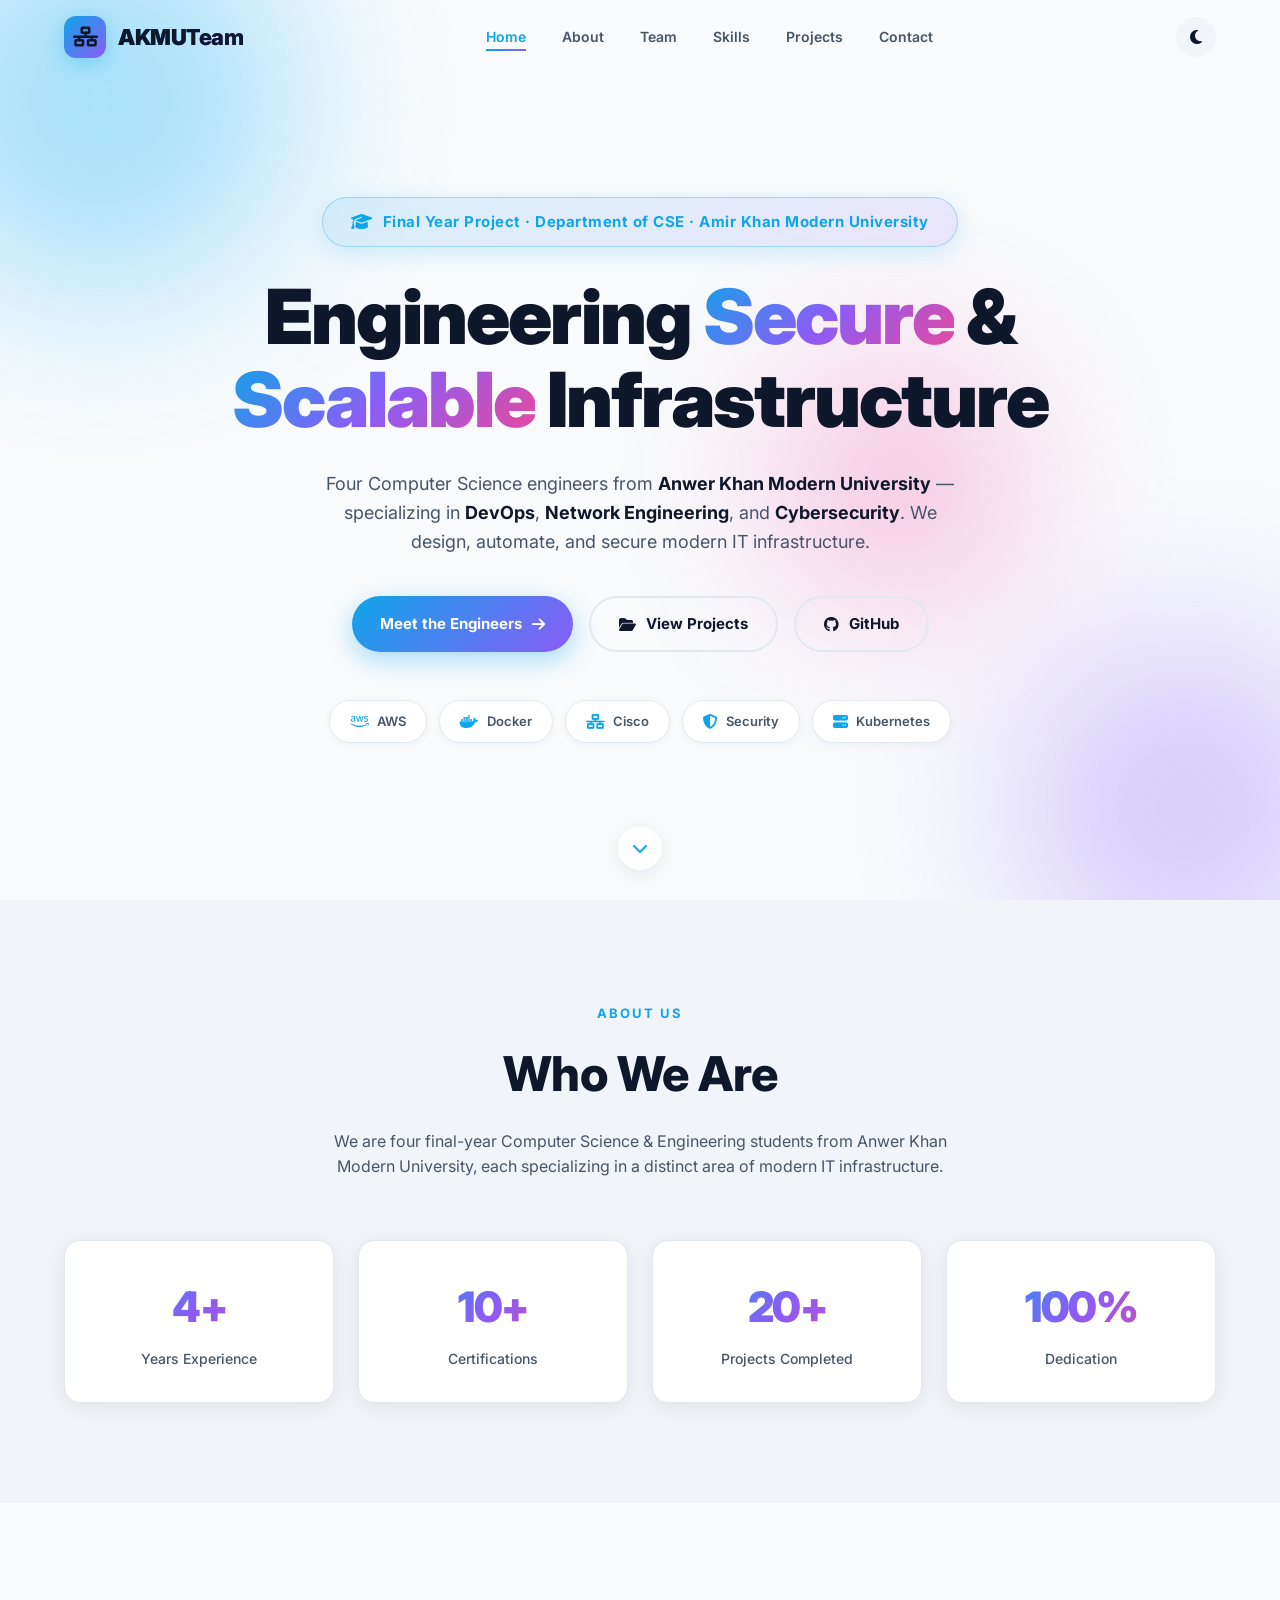
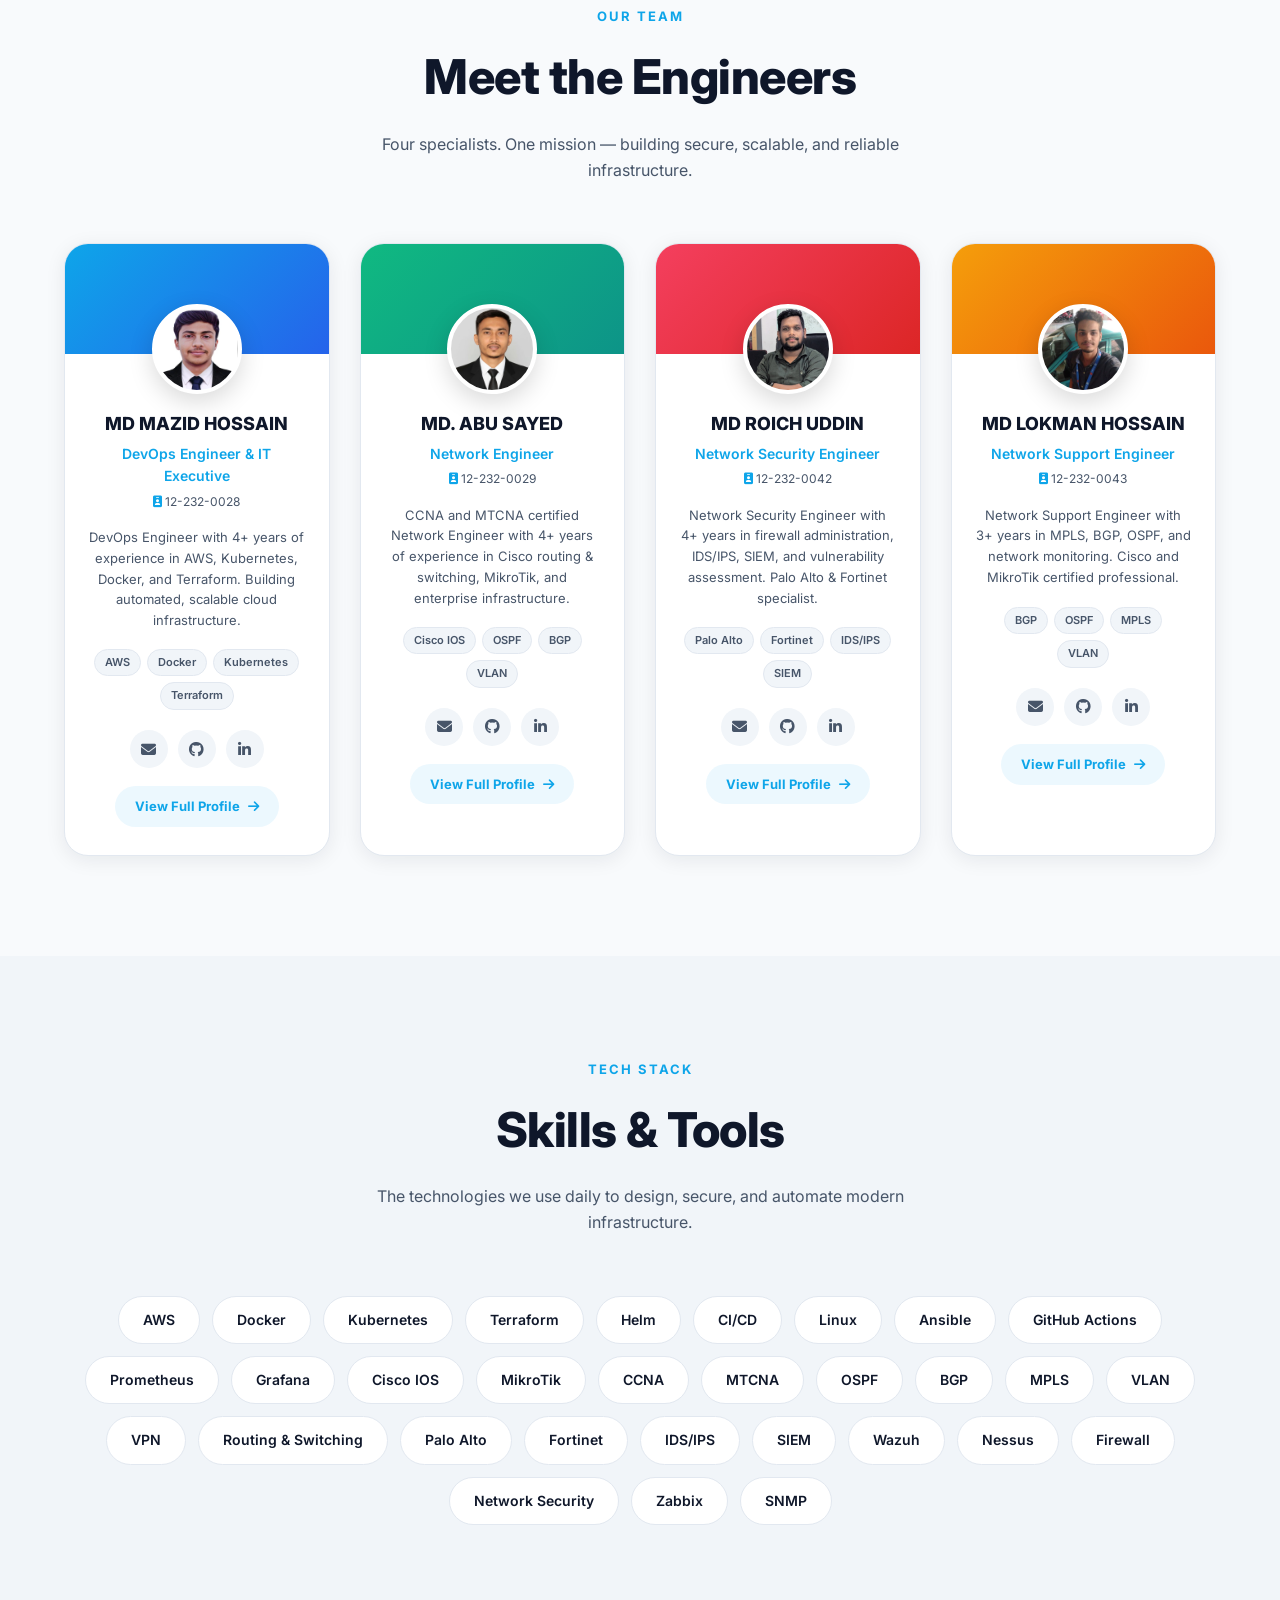
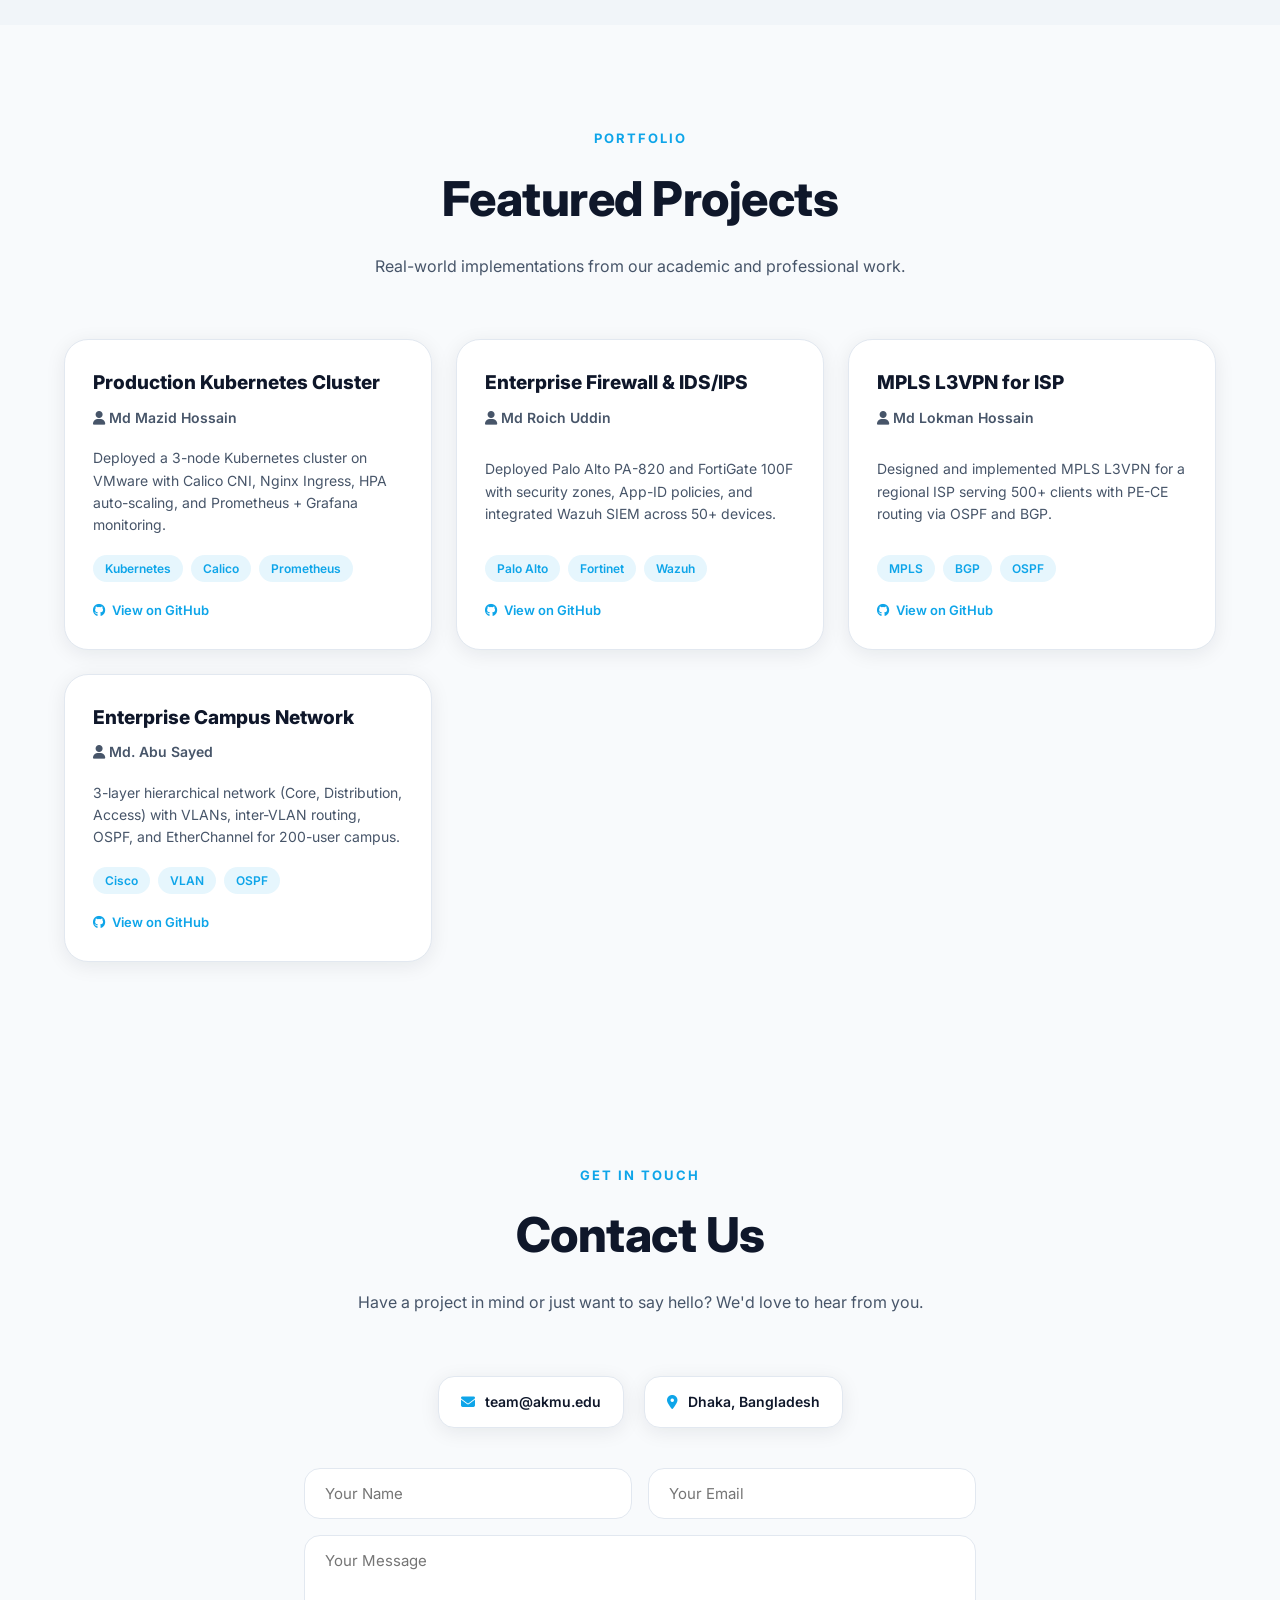
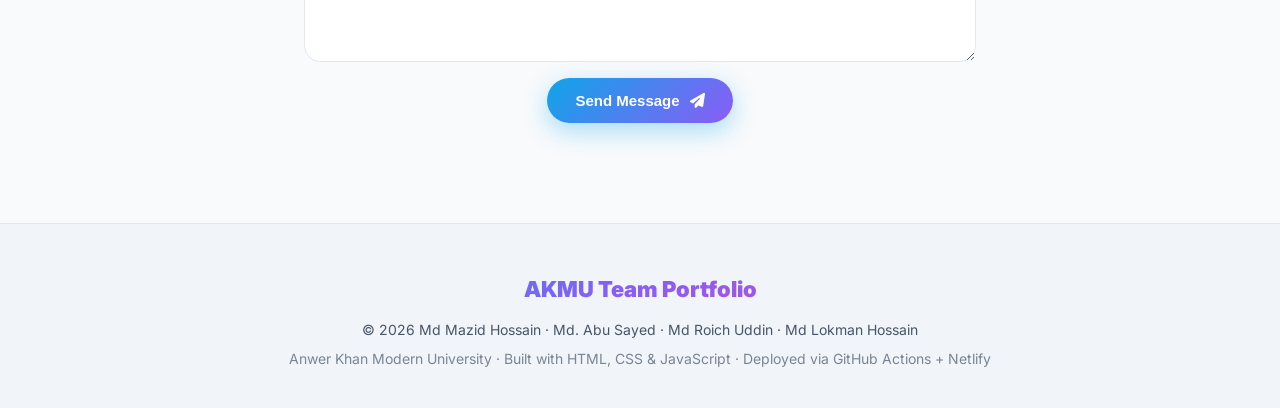
<file: index.html>
<!DOCTYPE html>
<html lang="en">
<head>
  <meta charset="UTF-8" />
  <meta name="viewport" content="width=device-width, initial-scale=1.0" />
  <meta name="description" content="Team Portfolio — Anwer Khan Modern University Final Year Project. A team of 4 engineers specializing in DevOps, Networking, and Network Security." />
  <meta name="keywords" content="AKMU, Anwer Khan Modern University, Team Portfolio, DevOps, Networking, Network Security" />
  <meta name="author" content="AKMU Team" />
  <meta property="og:title" content="AKMU Team Portfolio" />
  <meta property="og:description" content="A team of 4 engineers — DevOps, Networking, and Security specialists." />
  <meta property="og:type" content="website" />

  <title>AKMU Team Portfolio | Networking · Security · DevOps</title>

  <link rel="icon" type="image/svg+xml" href="assets/favicon.svg" />
  <link rel="preconnect" href="https://fonts.googleapis.com">
  <link rel="preconnect" href="https://fonts.gstatic.com" crossorigin>
  <link href="https://fonts.googleapis.com/css2?family=Inter:wght@300;400;500;600;700;800;900&display=swap" rel="stylesheet">
  <link rel="stylesheet" href="https://cdnjs.cloudflare.com/ajax/libs/font-awesome/6.5.0/css/all.min.css">

  <link rel="stylesheet" href="css/style.css">
  <link rel="stylesheet" href="css/responsive.css">
</head>
<body>

  <nav class="navbar" id="navbar">
    <div class="nav-container">
      <a href="#home" class="logo">
      <span class="logo-icon"><i class="fas fa-network-wired"></i></span>
      <span class="logo-text">AKMU<span>Team</span></span>
    </a>
      <ul class="nav-links" id="navLinks">
        <li><a href="#home" class="active">Home</a></li>
        <li><a href="#about">About</a></li>
        <li><a href="#team">Team</a></li>
        <li><a href="#skills">Skills</a></li>
        <li><a href="#projects">Projects</a></li>
        <li><a href="#contact">Contact</a></li>
      </ul>
      <div class="nav-actions">
        <button class="theme-toggle" id="themeToggle" aria-label="Toggle dark mode">
          <i class="fas fa-moon"></i>
        </button>
        <button class="hamburger" id="hamburger" aria-label="Open menu">
          <i class="fas fa-bars"></i>
        </button>
      </div>
    </div>
  </nav>

  <section class="hero" id="home">
    <div class="blob blob-1"></div>
    <div class="blob blob-2"></div>
    <div class="blob blob-3"></div>
    <div class="hero-content">
      <span class="hero-badge">
        <i class="fas fa-graduation-cap"></i> Final Year Project · Department of CSE · Amir Khan Modern University
      </span>
      <h1>
        Engineering <span class="gradient-text">Secure</span> &amp;<br>
        <span class="gradient-text">Scalable</span> Infrastructure
      </h1>
      <p class="hero-desc">
        Four Computer Science engineers from <strong>Anwer Khan Modern University</strong> —
        specializing in <strong>DevOps</strong>, <strong>Network Engineering</strong>, and
        <strong>Cybersecurity</strong>. We design, automate, and secure modern IT infrastructure.
      </p>
      <div class="hero-buttons">
        <a href="#team" class="btn btn-primary">
          Meet the Engineers <i class="fas fa-arrow-right"></i>
        </a>
        <a href="#projects" class="btn btn-outline">
          <i class="fas fa-folder-open"></i> View Projects
        </a>
        <a href="https://github.com/mazid-dev/akmu-team-portfolio" target="_blank" rel="noreferrer" class="btn btn-outline">
          <i class="fab fa-github"></i> GitHub
        </a>
      </div>

      <div class="hero-tech-stack">
        <span><i class="fab fa-aws"></i> AWS</span>
        <span><i class="fab fa-docker"></i> Docker</span>
        <span><i class="fas fa-network-wired"></i> Cisco</span>
        <span><i class="fas fa-shield-halved"></i> Security</span>
        <span><i class="fas fa-server"></i> Kubernetes</span>
      </div>
    </div>
    <a href="#about" class="scroll-down" aria-label="Scroll down">
      <i class="fas fa-chevron-down"></i>
    </a>
  </section>

  <section class="about section" id="about">
    <div class="container">
      <div class="section-header">
        <span class="section-tag">About Us</span>
        <h2>Who We Are</h2>
        <p>
          We are four final-year Computer Science & Engineering students from
          Anwer Khan Modern University, each specializing in a distinct area of
          modern IT infrastructure.
        </p>
      </div>
      <div class="stats-grid">
        <div class="stat-card"><h3 class="gradient-text">4+</h3><p>Years Experience</p></div>
        <div class="stat-card"><h3 class="gradient-text">10+</h3><p>Certifications</p></div>
        <div class="stat-card"><h3 class="gradient-text">20+</h3><p>Projects Completed</p></div>
        <div class="stat-card"><h3 class="gradient-text">100%</h3><p>Dedication</p></div>
      </div>
    </div>
  </section>

  <section class="team section" id="team">
    <div class="container">
      <div class="section-header">
        <span class="section-tag">Our Team</span>
        <h2>Meet the Engineers</h2>
        <p>Four specialists. One mission — building secure, scalable, and reliable infrastructure.</p>
      </div>
      <div class="team-grid" id="teamGrid"></div>
    </div>
  </section>

  <section class="skills section" id="skills">
    <div class="container">
      <div class="section-header">
        <span class="section-tag">Tech Stack</span>
        <h2>Skills & Tools</h2>
        <p>The technologies we use daily to design, secure, and automate modern infrastructure.</p>
      </div>
      <div class="skills-cloud" id="skillsCloud"></div>
    </div>
  </section>

  <section class="projects section" id="projects">
    <div class="container">
      <div class="section-header">
        <span class="section-tag">Portfolio</span>
        <h2>Featured Projects</h2>
        <p>Real-world implementations from our academic and professional work.</p>
      </div>
      <div class="projects-grid" id="projectsGrid"></div>
    </div>
  </section>

  <section class="contact section" id="contact">
    <div class="container-narrow">
      <div class="section-header">
        <span class="section-tag">Get in Touch</span>
        <h2>Contact Us</h2>
        <p>Have a project in mind or just want to say hello? We'd love to hear from you.</p>
      </div>
      <div class="contact-info">
        <div class="info-item"><i class="fas fa-envelope"></i><span>team@akmu.edu</span></div>
        <div class="info-item"><i class="fas fa-map-marker-alt"></i><span>Dhaka, Bangladesh</span></div>
      </div>
      <form class="contact-form" name="contact" method="POST" data-netlify="true" netlify-honeypot="bot-field" action="/thank-you">
        <input type="hidden" name="form-name" value="contact" />
        <div class="form-row">
          <input type="text" name="name" placeholder="Your Name" required />
          <input type="email" name="email" placeholder="Your Email" required />
        </div>
        <textarea name="message" rows="5" placeholder="Your Message" required></textarea>
        <button type="submit" class="btn btn-primary">
          Send Message <i class="fas fa-paper-plane"></i>
        </button>
      </form>
    </div>
  </section>

  <footer class="footer">
    <div class="container">
      <h3 class="gradient-text">AKMU Team Portfolio</h3>
      <p>© <span id="year"></span> Md Mazid Hossain · Md. Abu Sayed · Md Roich Uddin · Md Lokman Hossain</p>
      <p class="footer-sub">
        Anwer Khan Modern University · Built with HTML, CSS & JavaScript · Deployed via GitHub Actions + Netlify
      </p>
    </div>
  </footer>

  <script src="js/data.js"></script>
  <script src="js/team.js"></script>
  <script src="js/main.js"></script>
  <script src="js/darkmode.js"></script>
</body>
</html>
</file>
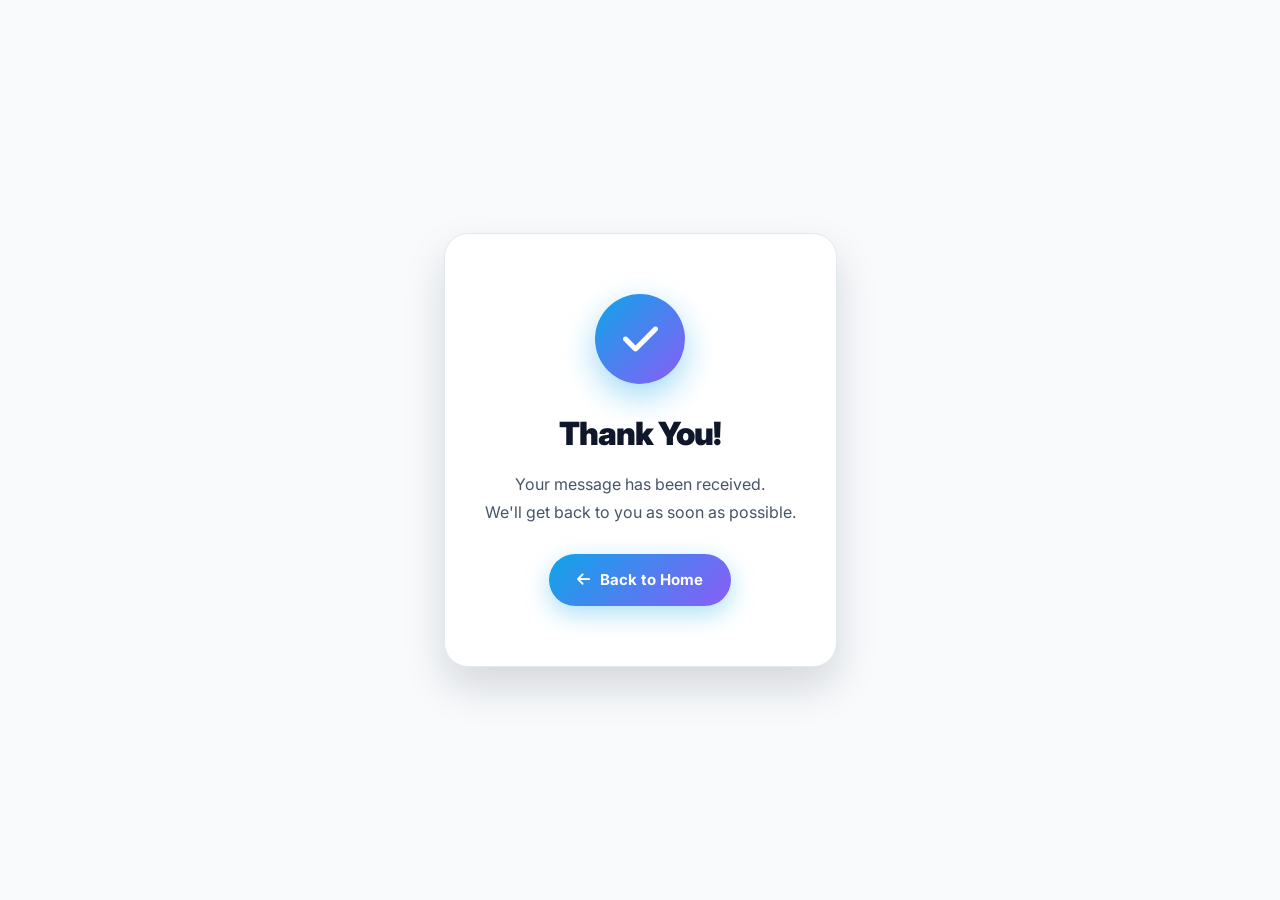
<file: thank-you.html>
<!DOCTYPE html>
<html lang="en">
<head>
  <meta charset="UTF-8" />
  <meta name="viewport" content="width=device-width, initial-scale=1.0" />
  <title>Thank You | AKMU Team</title>
  <link rel="preconnect" href="https://fonts.googleapis.com">
  <link href="https://fonts.googleapis.com/css2?family=Inter:wght@300;400;500;600;700;800;900&display=swap" rel="stylesheet">
  <link rel="stylesheet" href="https://cdnjs.cloudflare.com/ajax/libs/font-awesome/6.5.0/css/all.min.css">
  <link rel="stylesheet" href="css/style.css">
  <style>
    .thank-you-wrap { min-height: 100vh; display: flex; align-items: center; justify-content: center; padding: 40px 24px; text-align: center; }
    .thank-you-card { background: var(--card); padding: 60px 40px; border-radius: var(--radius-lg); box-shadow: var(--shadow-lg); border: 1px solid var(--border); max-width: 560px; }
    .thank-you-icon { width: 90px; height: 90px; margin: 0 auto 24px; border-radius: 50%; background: linear-gradient(135deg, var(--primary), var(--accent)); display: flex; align-items: center; justify-content: center; color: #fff; font-size: 40px; box-shadow: 0 12px 32px rgba(14, 165, 233, 0.4); }
    .thank-you-card h1 { font-size: 32px; font-weight: 900; margin-bottom: 12px; letter-spacing: -1px; }
    .thank-you-card p { color: var(--text-soft); margin-bottom: 28px; line-height: 1.7; }
  </style>
</head>
<body>
  <div class="thank-you-wrap">
    <div class="thank-you-card">
      <div class="thank-you-icon"><i class="fas fa-check"></i></div>
      <h1>Thank You!</h1>
      <p>Your message has been received.<br>We'll get back to you as soon as possible.</p>
      <a href="index.html" class="btn btn-primary"><i class="fas fa-arrow-left"></i> Back to Home</a>
    </div>
  </div>
</body>
</html>
</file>
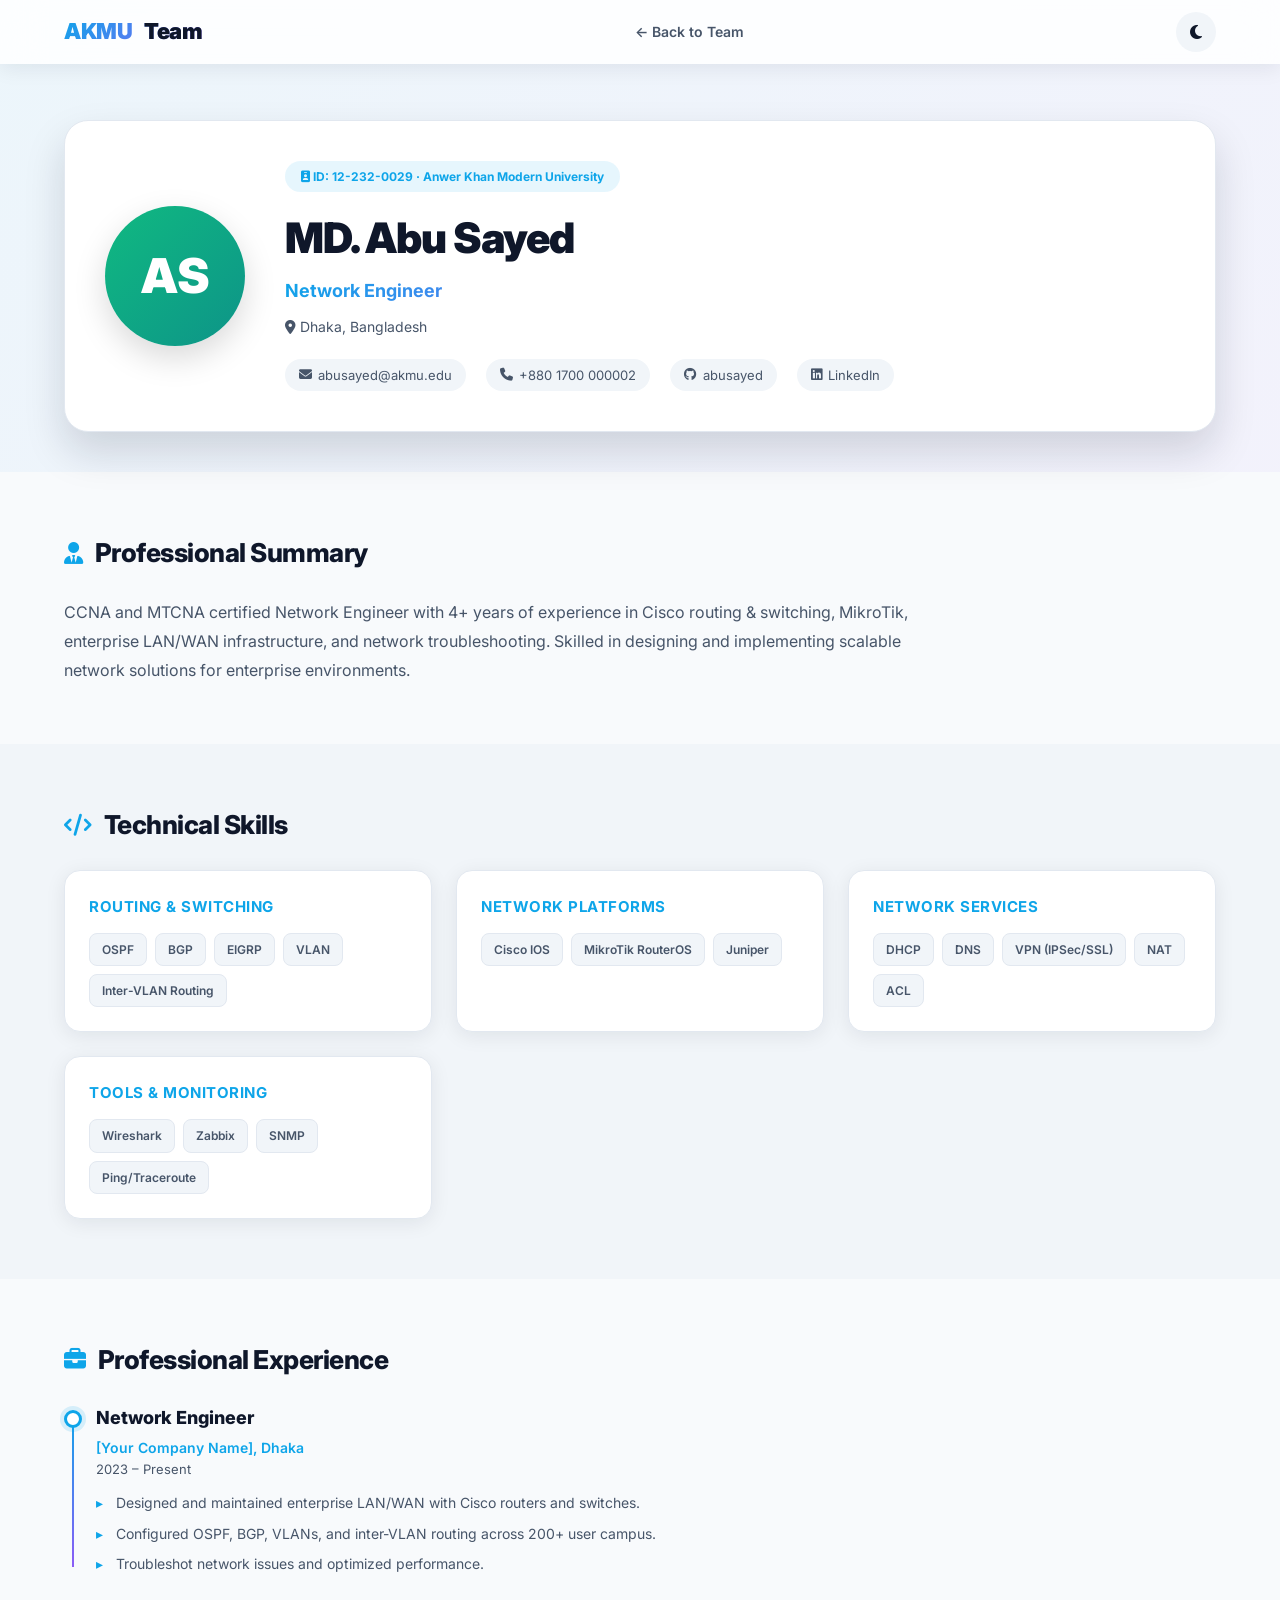
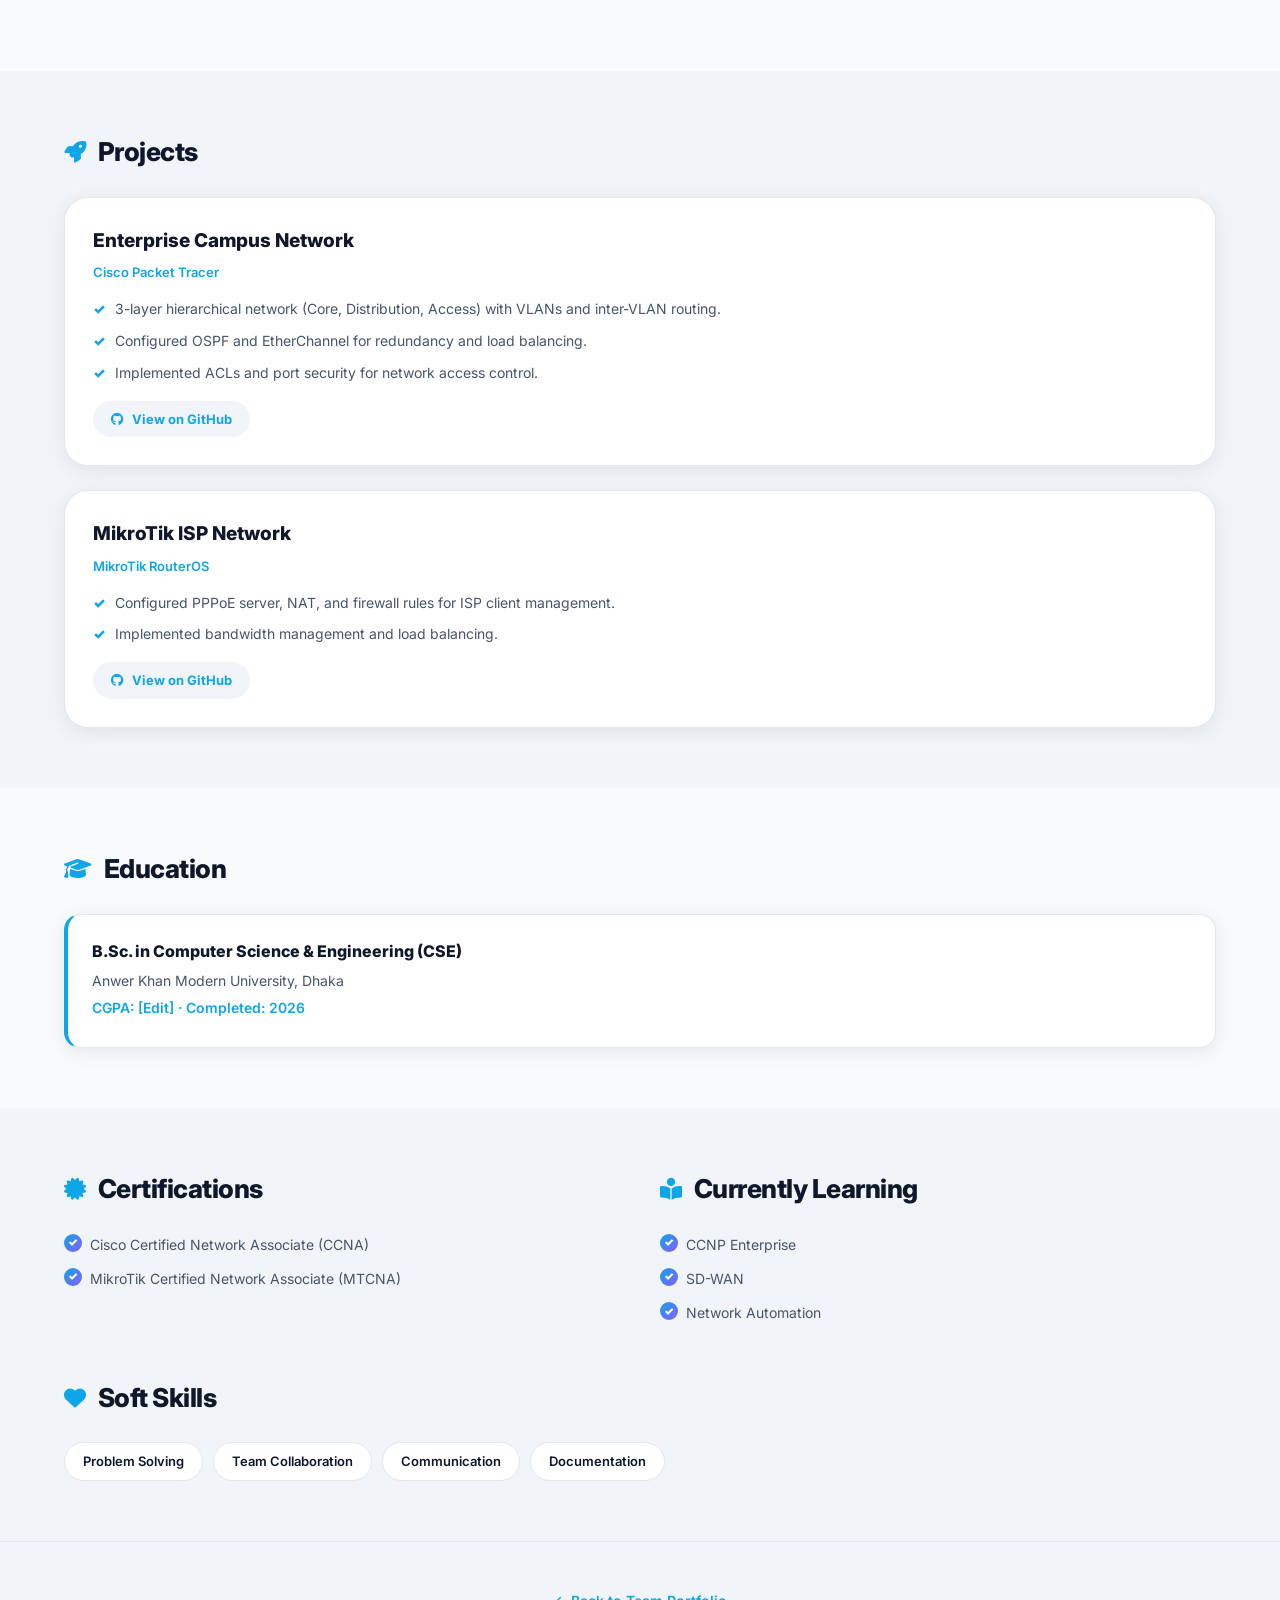
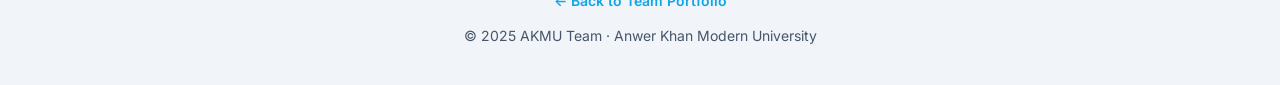
<file: members/abusayed.html>
<!DOCTYPE html>
<html lang="en">
<head>
  <meta charset="UTF-8" />
  <meta name="viewport" content="width=device-width, initial-scale=1.0" />
  <title>MD. Abu Sayed | Network Engineer — AKMU Team</title>
  <meta name="description" content="Profile of MD. Abu Sayed — Network Engineer. Cisco, MikroTik, OSPF, BGP specialist." />

  <link rel="preconnect" href="https://fonts.googleapis.com">
  <link href="https://fonts.googleapis.com/css2?family=Inter:wght@300;400;500;600;700;800;900&display=swap" rel="stylesheet">
  <link rel="stylesheet" href="https://cdnjs.cloudflare.com/ajax/libs/font-awesome/6.5.0/css/all.min.css">
  <link rel="stylesheet" href="../css/style.css">
  <link rel="stylesheet" href="../css/responsive.css">
  <link rel="stylesheet" href="../css/profile.css">
</head>
<body>

  <nav class="navbar scrolled">
    <div class="nav-container">
      <a href="../index.html" class="logo">AKMU<span>Team</span></a>
      <ul class="nav-links">
        <li><a href="../index.html#team">← Back to Team</a></li>
      </ul>
      <div class="nav-actions">
        <button class="theme-toggle" id="themeToggle" aria-label="Toggle dark mode">
          <i class="fas fa-moon"></i>
        </button>
      </div>
    </div>
  </nav>

  <section class="profile-hero">
    <div class="container">
      <div class="profile-header-card">
        <div class="profile-avatar green"><span>AS</span></div>
        <div class="profile-intro">
          <span class="profile-badge">
            <i class="fas fa-id-badge"></i> ID: 12-232-0029 · Anwer Khan Modern University
          </span>
          <h1>MD. Abu Sayed</h1>
          <p class="profile-role gradient-text">Network Engineer</p>
          <p class="profile-location"><i class="fas fa-map-marker-alt"></i> Dhaka, Bangladesh</p>
          <div class="profile-contacts">
            <a href="mailto:abusayed@akmu.edu"><i class="fas fa-envelope"></i> abusayed@akmu.edu</a>
            <a href="tel:+8801700000002"><i class="fas fa-phone"></i> +880 1700 000002</a>
            <a href="https://github.com/abusayed" target="_blank" rel="noreferrer"><i class="fab fa-github"></i> abusayed</a>
            <a href="https://linkedin.com/in/abusayed" target="_blank" rel="noreferrer"><i class="fab fa-linkedin"></i> LinkedIn</a>
          </div>
        </div>
      </div>
    </div>
  </section>

  <section class="profile-section">
    <div class="container">
      <h2><i class="fas fa-user-tie"></i> Professional Summary</h2>
      <p class="profile-text">
        CCNA and MTCNA certified Network Engineer with 4+ years of experience in Cisco routing & switching,
        MikroTik, enterprise LAN/WAN infrastructure, and network troubleshooting. Skilled in designing
        and implementing scalable network solutions for enterprise environments.
      </p>
    </div>
  </section>

  <section class="profile-section alt">
    <div class="container">
      <h2><i class="fas fa-code"></i> Technical Skills</h2>
      <div class="skill-groups">
        <div class="skill-group">
          <h3>Routing & Switching</h3>
          <div class="skill-tags">
            <span>OSPF</span><span>BGP</span><span>EIGRP</span><span>VLAN</span><span>Inter-VLAN Routing</span>
          </div>
        </div>
        <div class="skill-group">
          <h3>Network Platforms</h3>
          <div class="skill-tags">
            <span>Cisco IOS</span><span>MikroTik RouterOS</span><span>Juniper</span>
          </div>
        </div>
        <div class="skill-group">
          <h3>Network Services</h3>
          <div class="skill-tags">
            <span>DHCP</span><span>DNS</span><span>VPN (IPSec/SSL)</span><span>NAT</span><span>ACL</span>
          </div>
        </div>
        <div class="skill-group">
          <h3>Tools & Monitoring</h3>
          <div class="skill-tags">
            <span>Wireshark</span><span>Zabbix</span><span>SNMP</span><span>Ping/Traceroute</span>
          </div>
        </div>
      </div>
    </div>
  </section>

  <section class="profile-section">
    <div class="container">
      <h2><i class="fas fa-briefcase"></i> Professional Experience</h2>
      <div class="timeline">
        <div class="timeline-item">
          <div class="timeline-dot"></div>
          <div class="timeline-content">
            <h3>Network Engineer</h3>
            <p class="timeline-company">[Your Company Name], Dhaka</p>
            <p class="timeline-period">2023 – Present</p>
            <ul>
              <li>Designed and maintained enterprise LAN/WAN with Cisco routers and switches.</li>
              <li>Configured OSPF, BGP, VLANs, and inter-VLAN routing across 200+ user campus.</li>
              <li>Troubleshot network issues and optimized performance.</li>
            </ul>
          </div>
        </div>
      </div>
    </div>
  </section>

  <section class="profile-section alt">
    <div class="container">
      <h2><i class="fas fa-rocket"></i> Projects</h2>
      <div class="project-list">
        <article class="profile-project">
          <h3>Enterprise Campus Network</h3>
          <p class="project-platform">Cisco Packet Tracer</p>
          <ul>
            <li>3-layer hierarchical network (Core, Distribution, Access) with VLANs and inter-VLAN routing.</li>
            <li>Configured OSPF and EtherChannel for redundancy and load balancing.</li>
            <li>Implemented ACLs and port security for network access control.</li>
          </ul>
          <a href="#" class="project-link"><i class="fab fa-github"></i> View on GitHub</a>
        </article>

        <article class="profile-project">
          <h3>MikroTik ISP Network</h3>
          <p class="project-platform">MikroTik RouterOS</p>
          <ul>
            <li>Configured PPPoE server, NAT, and firewall rules for ISP client management.</li>
            <li>Implemented bandwidth management and load balancing.</li>
          </ul>
          <a href="#" class="project-link"><i class="fab fa-github"></i> View on GitHub</a>
        </article>
      </div>
    </div>
  </section>

  <section class="profile-section">
    <div class="container">
      <h2><i class="fas fa-graduation-cap"></i> Education</h2>
      <div class="education-grid">
        <div class="education-card">
          <h3>B.Sc. in Computer Science & Engineering (CSE)</h3>
          <p>Anwer Khan Modern University, Dhaka</p>
          <p class="edu-meta">CGPA: [Edit] · Completed: 2026</p>
        </div>
      </div>
    </div>
  </section>

  <section class="profile-section alt">
    <div class="container">
      <div class="two-col">
        <div>
          <h2><i class="fas fa-certificate"></i> Certifications</h2>
          <ul class="check-list">
            <li>Cisco Certified Network Associate (CCNA)</li>
            <li>MikroTik Certified Network Associate (MTCNA)</li>
          </ul>
        </div>
        <div>
          <h2><i class="fas fa-book-reader"></i> Currently Learning</h2>
          <ul class="check-list">
            <li>CCNP Enterprise</li>
            <li>SD-WAN</li>
            <li>Network Automation</li>
          </ul>
        </div>
      </div>

      <h2 style="margin-top: 40px;"><i class="fas fa-heart"></i> Soft Skills</h2>
      <div class="soft-skills">
        <span>Problem Solving</span>
        <span>Team Collaboration</span>
        <span>Communication</span>
        <span>Documentation</span>
      </div>
    </div>
  </section>

  <footer class="footer">
    <div class="container">
      <p><a href="../index.html#team" style="color: var(--primary); font-weight: 600;">← Back to Team Portfolio</a></p>
      <p style="margin-top: 12px;">© 2025 AKMU Team · Anwer Khan Modern University</p>
    </div>
  </footer>

  <script src="../js/darkmode.js"></script>
</body>
</html>
</file>
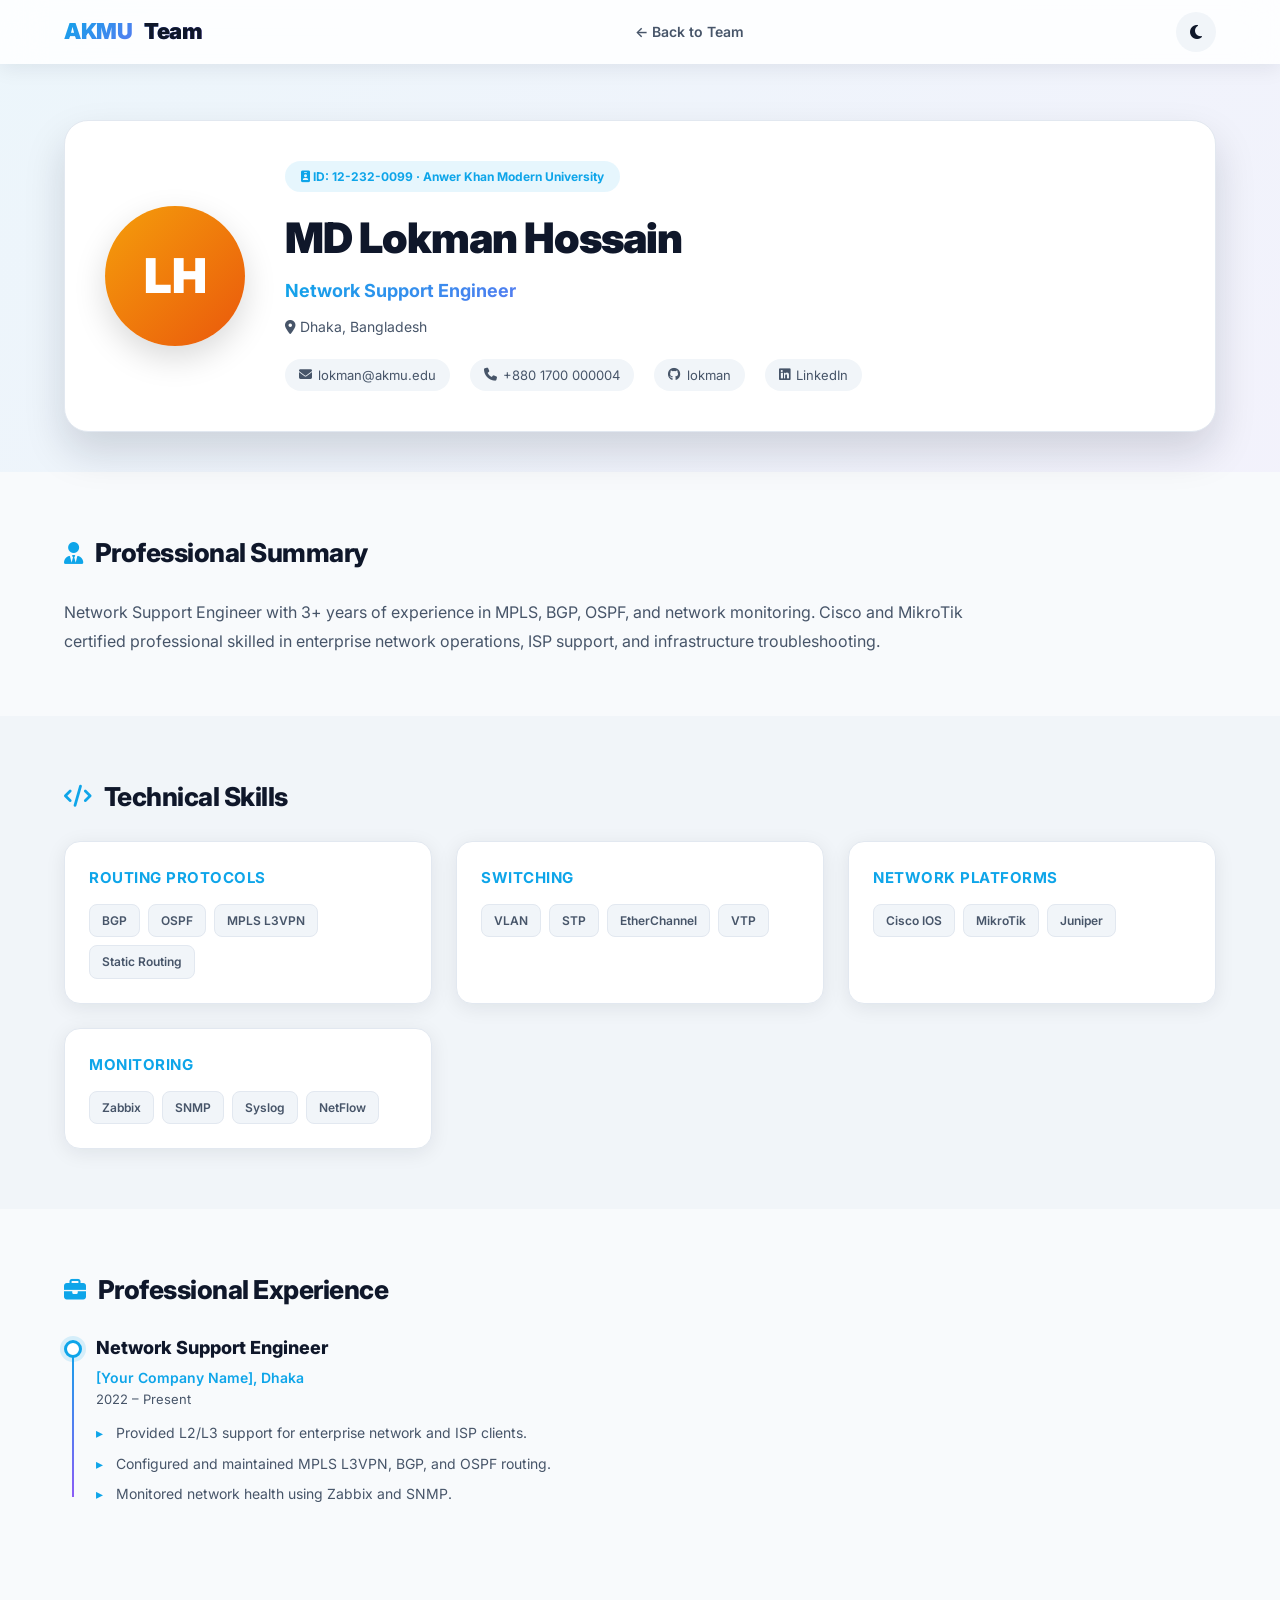
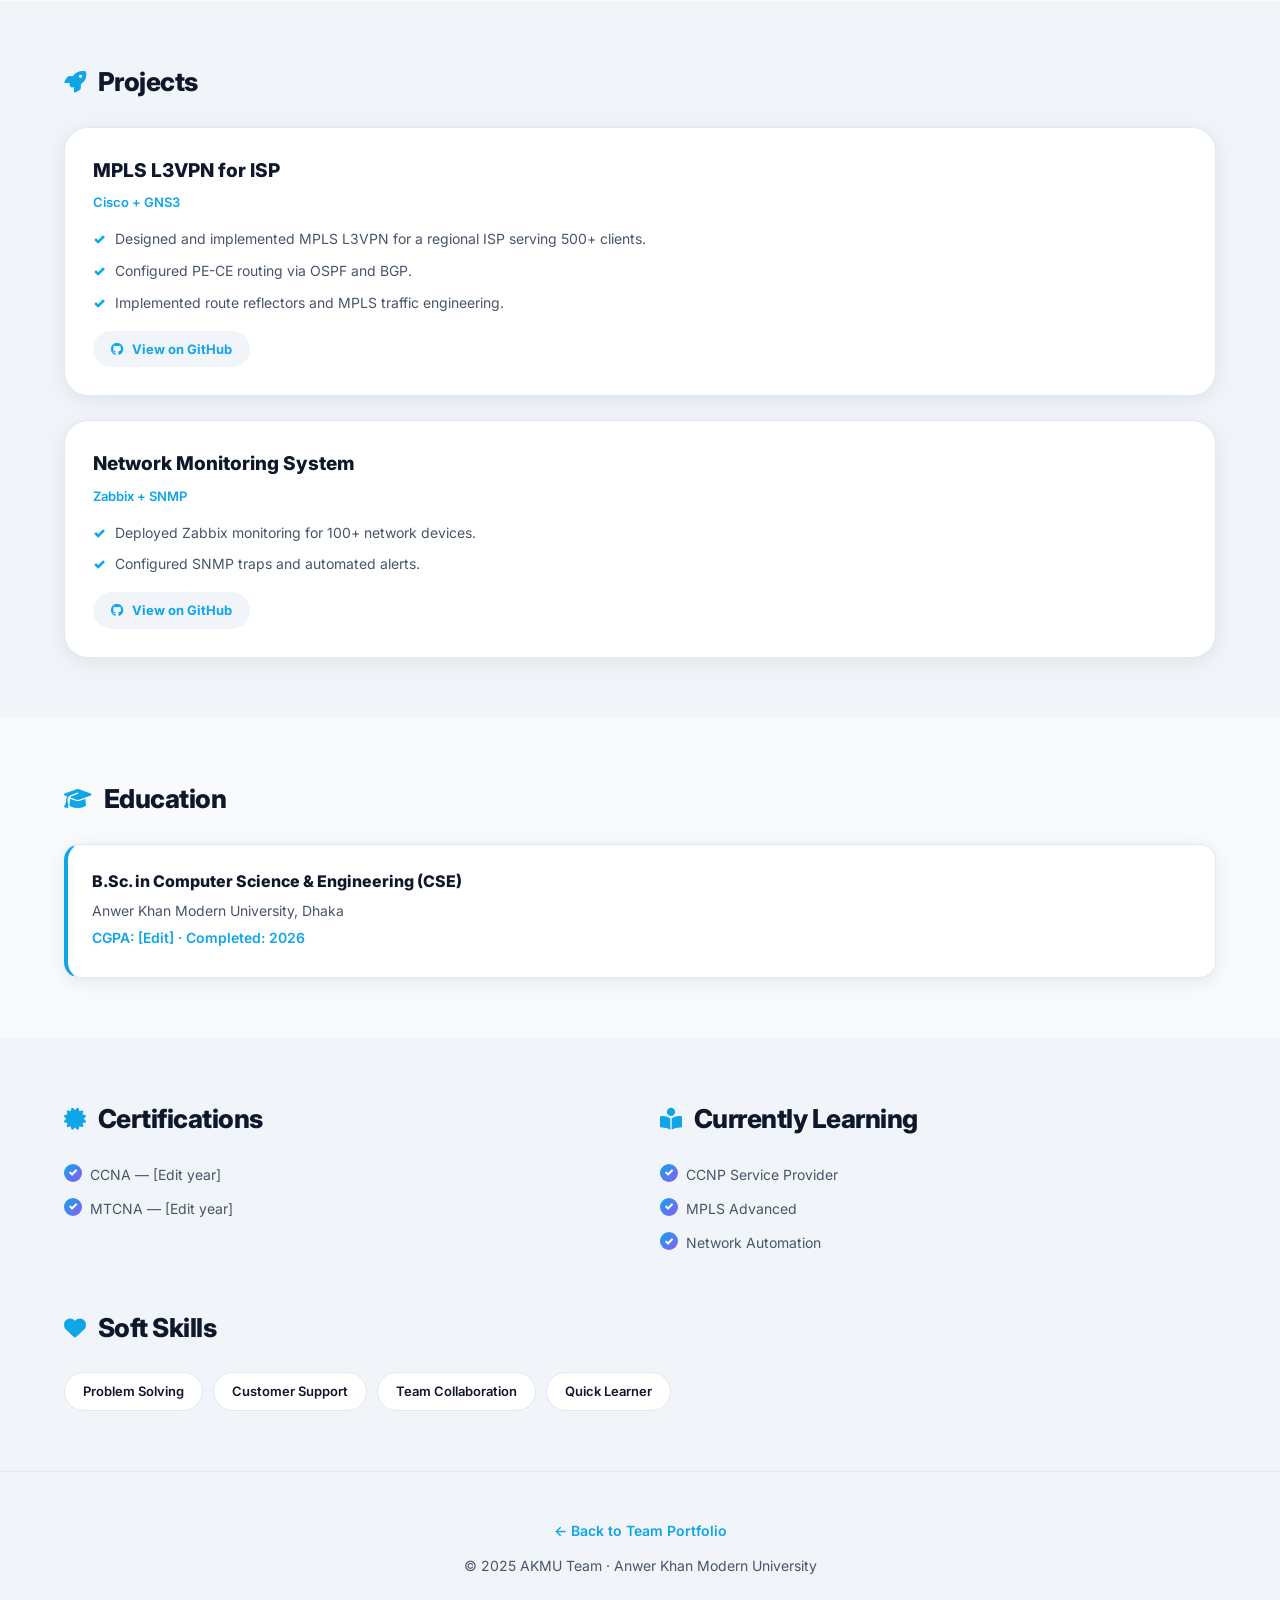
<file: members/lokman.html>
<!DOCTYPE html>
<html lang="en">
<head>
  <meta charset="UTF-8" />
  <meta name="viewport" content="width=device-width, initial-scale=1.0" />
  <title>MD Lokman Hossain | Network Support Engineer — AKMU Team</title>
  <meta name="description" content="Profile of MD Lokman Hossain — Network Support Engineer. MPLS, BGP, OSPF specialist." />

  <link rel="preconnect" href="https://fonts.googleapis.com">
  <link href="https://fonts.googleapis.com/css2?family=Inter:wght@300;400;500;600;700;800;900&display=swap" rel="stylesheet">
  <link rel="stylesheet" href="https://cdnjs.cloudflare.com/ajax/libs/font-awesome/6.5.0/css/all.min.css">
  <link rel="stylesheet" href="../css/style.css">
  <link rel="stylesheet" href="../css/responsive.css">
  <link rel="stylesheet" href="../css/profile.css">
</head>
<body>

  <nav class="navbar scrolled">
    <div class="nav-container">
      <a href="../index.html" class="logo">AKMU<span>Team</span></a>
      <ul class="nav-links">
        <li><a href="../index.html#team">← Back to Team</a></li>
      </ul>
      <div class="nav-actions">
        <button class="theme-toggle" id="themeToggle" aria-label="Toggle dark mode">
          <i class="fas fa-moon"></i>
        </button>
      </div>
    </div>
  </nav>

  <section class="profile-hero">
    <div class="container">
      <div class="profile-header-card">
        <div class="profile-avatar orange"><span>LH</span></div>
        <div class="profile-intro">
          <span class="profile-badge">
            <i class="fas fa-id-badge"></i> ID: 12-232-0099 · Anwer Khan Modern University
          </span>
          <h1>MD Lokman Hossain</h1>
          <p class="profile-role gradient-text">Network Support Engineer</p>
          <p class="profile-location"><i class="fas fa-map-marker-alt"></i> Dhaka, Bangladesh</p>
          <div class="profile-contacts">
            <a href="mailto:lokman@akmu.edu"><i class="fas fa-envelope"></i> lokman@akmu.edu</a>
            <a href="tel:+8801700000004"><i class="fas fa-phone"></i> +880 1700 000004</a>
            <a href="https://github.com/lokman" target="_blank" rel="noreferrer"><i class="fab fa-github"></i> lokman</a>
            <a href="https://linkedin.com/in/lokman" target="_blank" rel="noreferrer"><i class="fab fa-linkedin"></i> LinkedIn</a>
          </div>
        </div>
      </div>
    </div>
  </section>

  <section class="profile-section">
    <div class="container">
      <h2><i class="fas fa-user-tie"></i> Professional Summary</h2>
      <p class="profile-text">
        Network Support Engineer with 3+ years of experience in MPLS, BGP, OSPF, and network monitoring.
        Cisco and MikroTik certified professional skilled in enterprise network operations, ISP support,
        and infrastructure troubleshooting.
      </p>
    </div>
  </section>

  <section class="profile-section alt">
    <div class="container">
      <h2><i class="fas fa-code"></i> Technical Skills</h2>
      <div class="skill-groups">
        <div class="skill-group">
          <h3>Routing Protocols</h3>
          <div class="skill-tags">
            <span>BGP</span><span>OSPF</span><span>MPLS L3VPN</span><span>Static Routing</span>
          </div>
        </div>
        <div class="skill-group">
          <h3>Switching</h3>
          <div class="skill-tags">
            <span>VLAN</span><span>STP</span><span>EtherChannel</span><span>VTP</span>
          </div>
        </div>
        <div class="skill-group">
          <h3>Network Platforms</h3>
          <div class="skill-tags">
            <span>Cisco IOS</span><span>MikroTik</span><span>Juniper</span>
          </div>
        </div>
        <div class="skill-group">
          <h3>Monitoring</h3>
          <div class="skill-tags">
            <span>Zabbix</span><span>SNMP</span><span>Syslog</span><span>NetFlow</span>
          </div>
        </div>
      </div>
    </div>
  </section>

  <section class="profile-section">
    <div class="container">
      <h2><i class="fas fa-briefcase"></i> Professional Experience</h2>
      <div class="timeline">
        <div class="timeline-item">
          <div class="timeline-dot"></div>
          <div class="timeline-content">
            <h3>Network Support Engineer</h3>
            <p class="timeline-company">[Your Company Name], Dhaka</p>
            <p class="timeline-period">2022 – Present</p>
            <ul>
              <li>Provided L2/L3 support for enterprise network and ISP clients.</li>
              <li>Configured and maintained MPLS L3VPN, BGP, and OSPF routing.</li>
              <li>Monitored network health using Zabbix and SNMP.</li>
            </ul>
          </div>
        </div>
      </div>
    </div>
  </section>

  <section class="profile-section alt">
    <div class="container">
      <h2><i class="fas fa-rocket"></i> Projects</h2>
      <div class="project-list">
        <article class="profile-project">
          <h3>MPLS L3VPN for ISP</h3>
          <p class="project-platform">Cisco + GNS3</p>
          <ul>
            <li>Designed and implemented MPLS L3VPN for a regional ISP serving 500+ clients.</li>
            <li>Configured PE-CE routing via OSPF and BGP.</li>
            <li>Implemented route reflectors and MPLS traffic engineering.</li>
          </ul>
          <a href="#" class="project-link"><i class="fab fa-github"></i> View on GitHub</a>
        </article>

        <article class="profile-project">
          <h3>Network Monitoring System</h3>
          <p class="project-platform">Zabbix + SNMP</p>
          <ul>
            <li>Deployed Zabbix monitoring for 100+ network devices.</li>
            <li>Configured SNMP traps and automated alerts.</li>
          </ul>
          <a href="#" class="project-link"><i class="fab fa-github"></i> View on GitHub</a>
        </article>
      </div>
    </div>
  </section>

  <section class="profile-section">
    <div class="container">
      <h2><i class="fas fa-graduation-cap"></i> Education</h2>
      <div class="education-grid">
        <div class="education-card">
          <h3>B.Sc. in Computer Science & Engineering (CSE)</h3>
          <p>Anwer Khan Modern University, Dhaka</p>
          <p class="edu-meta">CGPA: [Edit] · Completed: 2026</p>
        </div>
      </div>
    </div>
  </section>

  <section class="profile-section alt">
    <div class="container">
      <div class="two-col">
        <div>
          <h2><i class="fas fa-certificate"></i> Certifications</h2>
          <ul class="check-list">
            <li>CCNA — [Edit year]</li>
            <li>MTCNA — [Edit year]</li>
          </ul>
        </div>
        <div>
          <h2><i class="fas fa-book-reader"></i> Currently Learning</h2>
          <ul class="check-list">
            <li>CCNP Service Provider</li>
            <li>MPLS Advanced</li>
            <li>Network Automation</li>
          </ul>
        </div>
      </div>

      <h2 style="margin-top: 40px;"><i class="fas fa-heart"></i> Soft Skills</h2>
      <div class="soft-skills">
        <span>Problem Solving</span>
        <span>Customer Support</span>
        <span>Team Collaboration</span>
        <span>Quick Learner</span>
      </div>
    </div>
  </section>

  <footer class="footer">
    <div class="container">
      <p><a href="../index.html#team" style="color: var(--primary); font-weight: 600;">← Back to Team Portfolio</a></p>
      <p style="margin-top: 12px;">© 2025 AKMU Team · Anwer Khan Modern University</p>
    </div>
  </footer>

  <script src="../js/darkmode.js"></script>
</body>
</html>
</file>
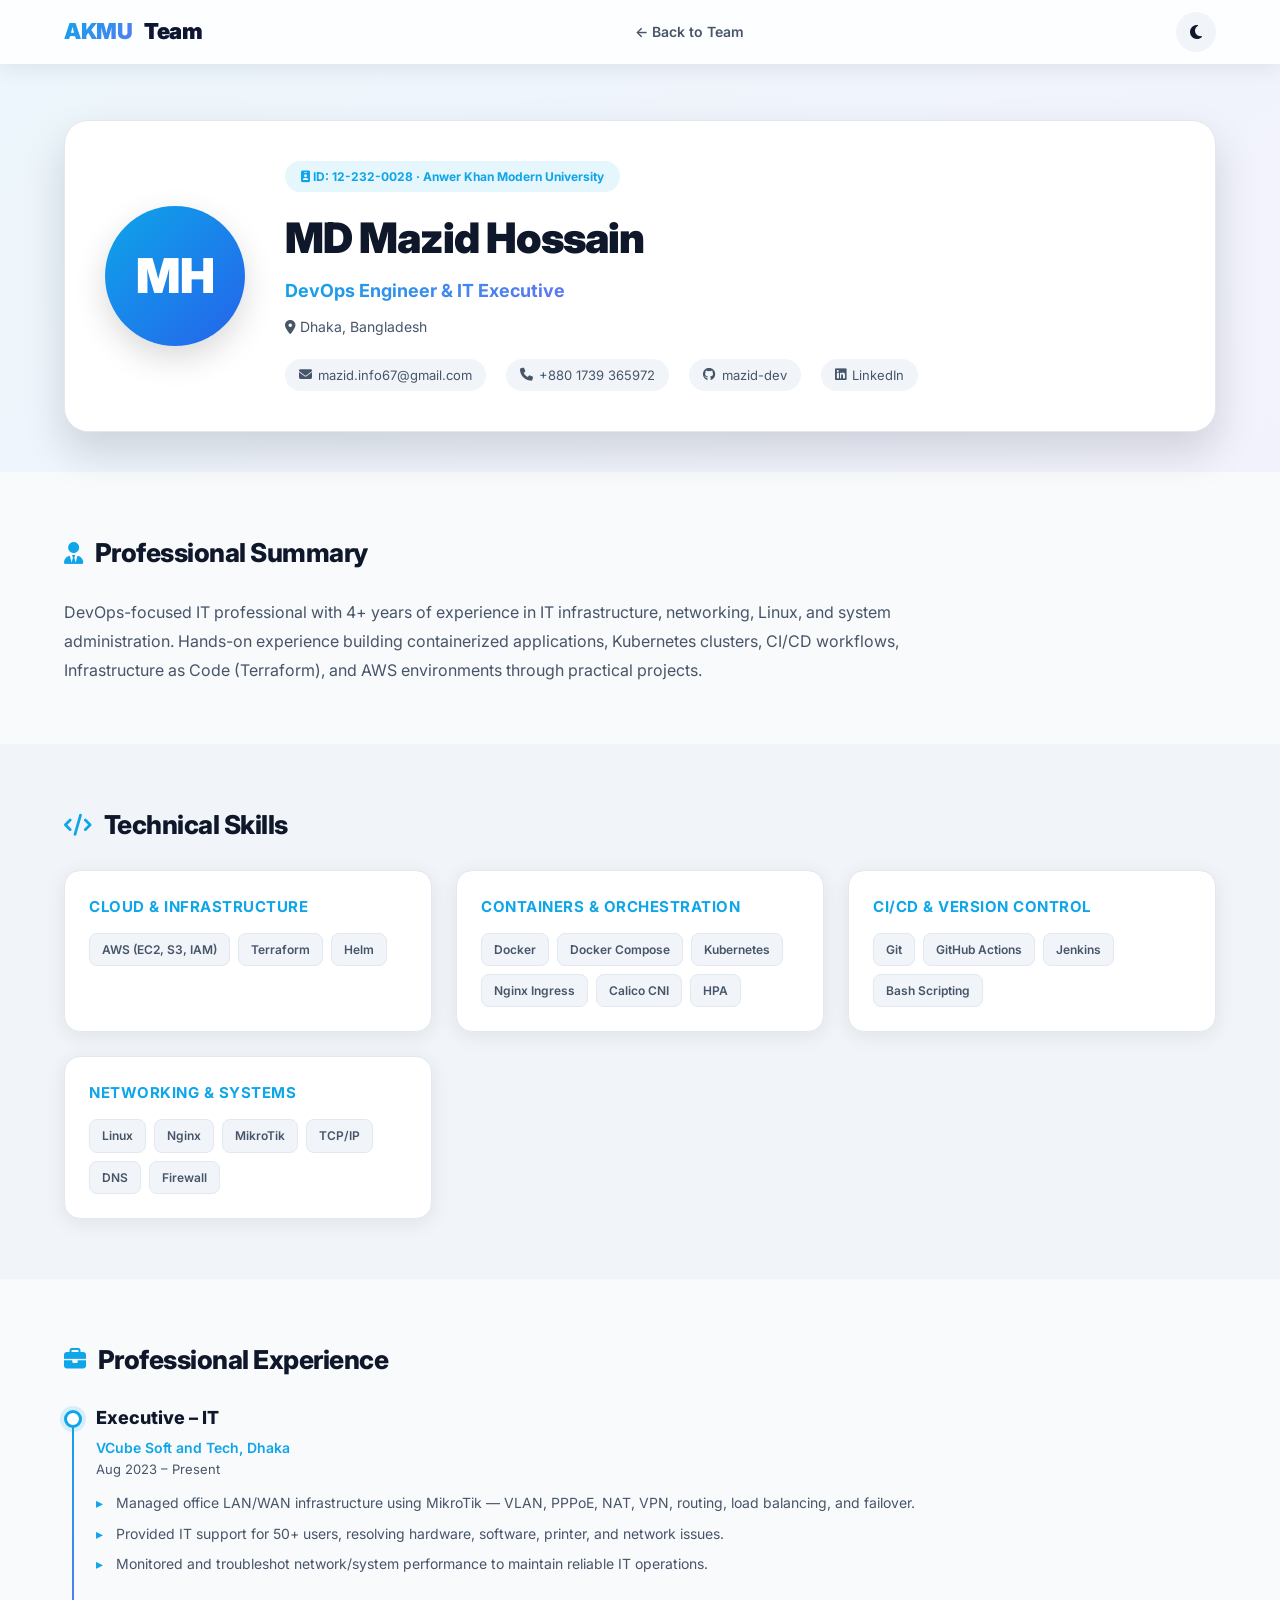
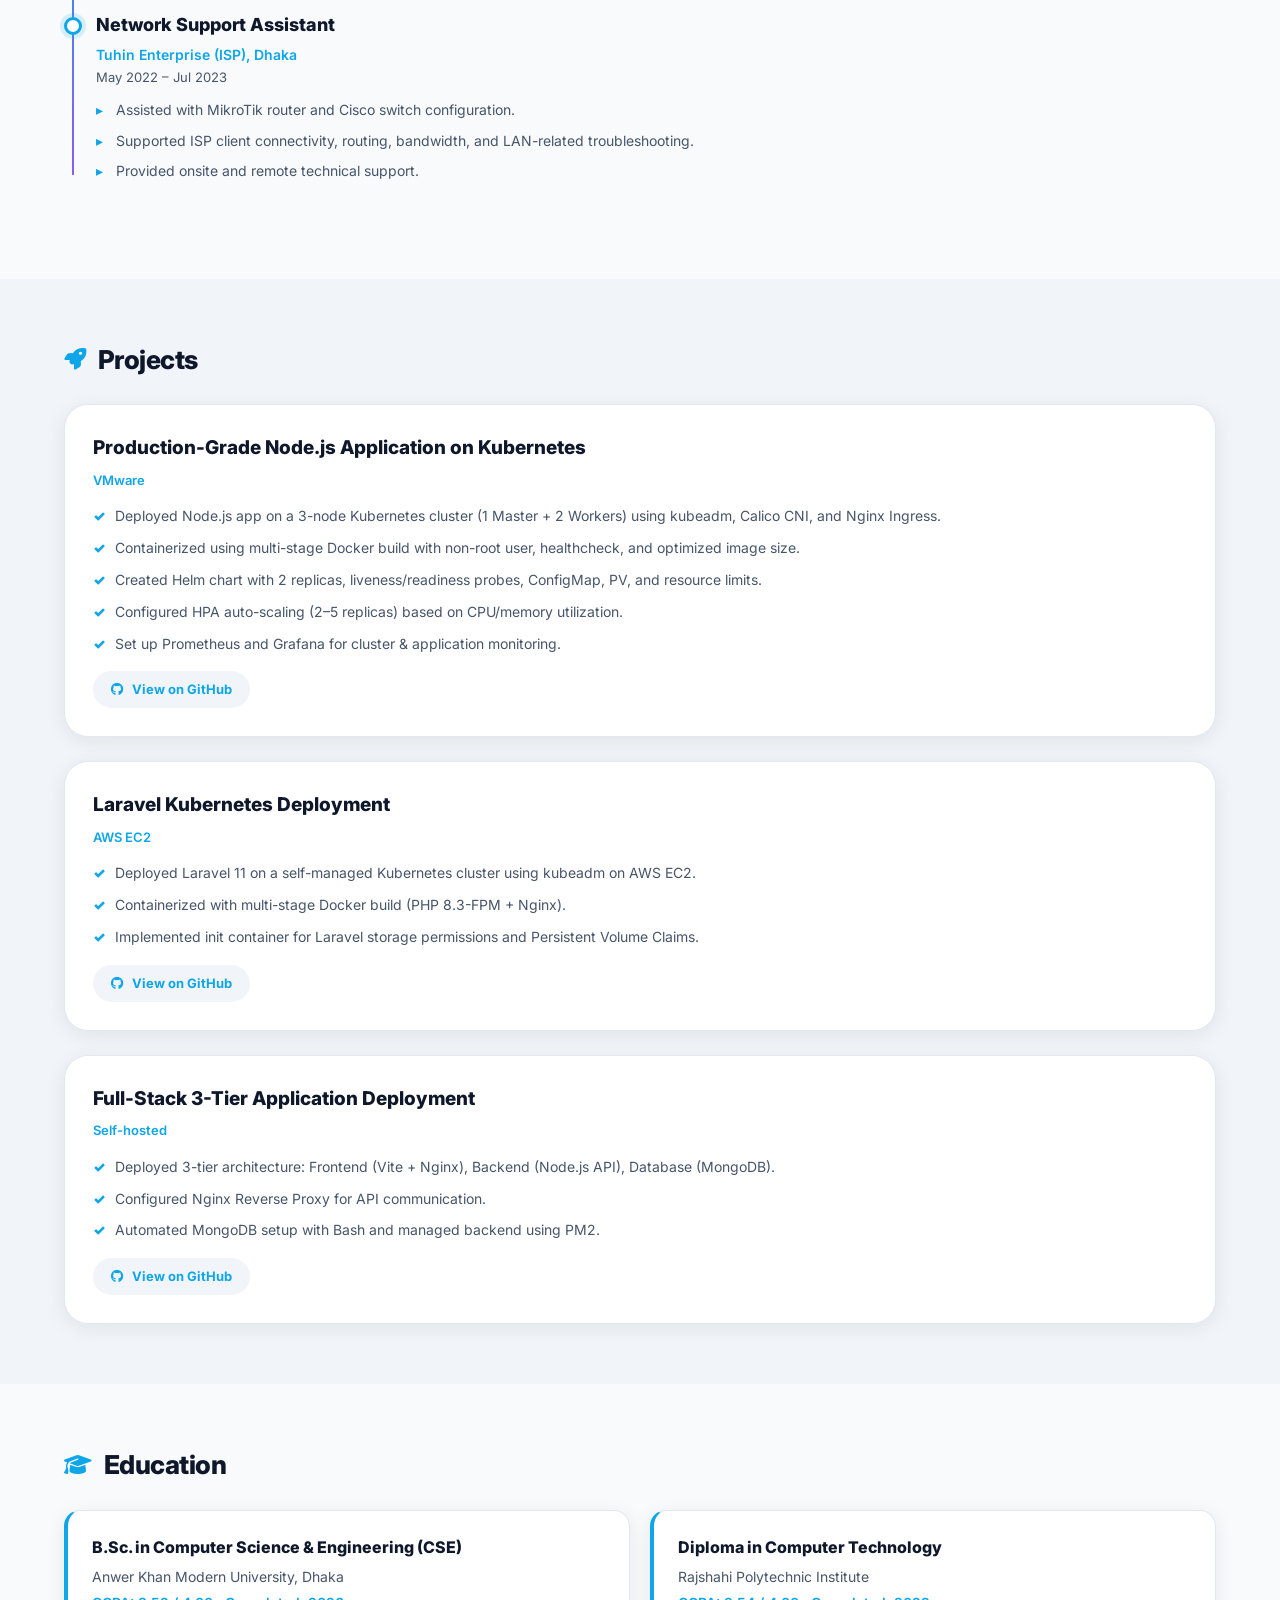
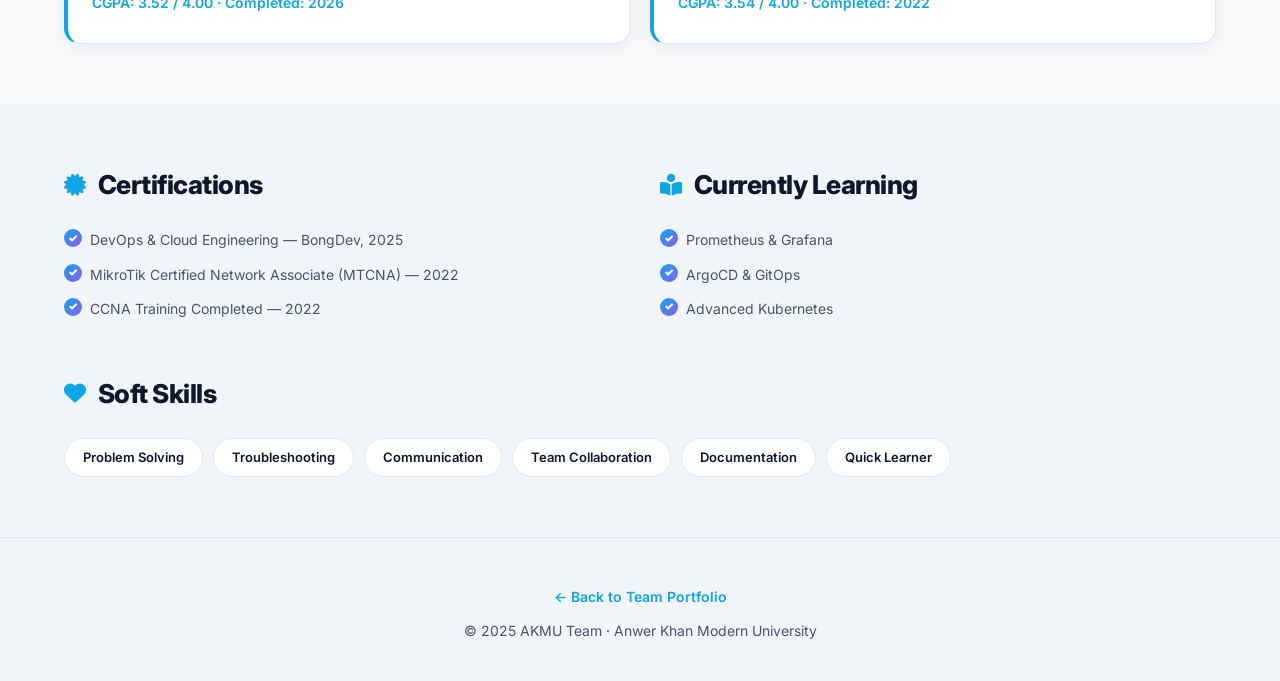
<file: members/mazid.html>
<!DOCTYPE html>
<html lang="en">
<head>
  <meta charset="UTF-8" />
  <meta name="viewport" content="width=device-width, initial-scale=1.0" />
  <title>MD Mazid Hossain | DevOps Engineer — AKMU Team</title>
  <meta name="description" content="Profile of MD Mazid Hossain — DevOps Engineer & IT Executive. AWS, Kubernetes, Terraform specialist." />

  <link rel="preconnect" href="https://fonts.googleapis.com">
  <link href="https://fonts.googleapis.com/css2?family=Inter:wght@300;400;500;600;700;800;900&display=swap" rel="stylesheet">
  <link rel="stylesheet" href="https://cdnjs.cloudflare.com/ajax/libs/font-awesome/6.5.0/css/all.min.css">
  <link rel="stylesheet" href="../css/style.css">
  <link rel="stylesheet" href="../css/responsive.css">
  <link rel="stylesheet" href="../css/profile.css">
</head>
<body>

  <nav class="navbar scrolled">
    <div class="nav-container">
      <a href="../index.html" class="logo">AKMU<span>Team</span></a>
      <ul class="nav-links">
        <li><a href="../index.html#team">← Back to Team</a></li>
      </ul>
      <div class="nav-actions">
        <button class="theme-toggle" id="themeToggle" aria-label="Toggle dark mode">
          <i class="fas fa-moon"></i>
        </button>
      </div>
    </div>
  </nav>

  <section class="profile-hero">
    <div class="container">
      <div class="profile-header-card">
        <div class="profile-avatar blue"><span>MH</span></div>
        <div class="profile-intro">
          <span class="profile-badge">
            <i class="fas fa-id-badge"></i> ID: 12-232-0028 · Anwer Khan Modern University
          </span>
          <h1>MD Mazid Hossain</h1>
          <p class="profile-role gradient-text">DevOps Engineer & IT Executive</p>
          <p class="profile-location"><i class="fas fa-map-marker-alt"></i> Dhaka, Bangladesh</p>
          <div class="profile-contacts">
            <a href="mailto:mazid.info67@gmail.com"><i class="fas fa-envelope"></i> mazid.info67@gmail.com</a>
            <a href="tel:+8801739365972"><i class="fas fa-phone"></i> +880 1739 365972</a>
            <a href="https://github.com/mazid-dev" target="_blank" rel="noreferrer"><i class="fab fa-github"></i> mazid-dev</a>
            <a href="https://linkedin.com/in/md-mazid-hossain-293561227" target="_blank" rel="noreferrer"><i class="fab fa-linkedin"></i> LinkedIn</a>
          </div>
        </div>
      </div>
    </div>
  </section>

  <section class="profile-section">
    <div class="container">
      <h2><i class="fas fa-user-tie"></i> Professional Summary</h2>
      <p class="profile-text">
        DevOps-focused IT professional with 4+ years of experience in IT infrastructure, networking,
        Linux, and system administration. Hands-on experience building containerized applications,
        Kubernetes clusters, CI/CD workflows, Infrastructure as Code (Terraform), and AWS environments
        through practical projects.
      </p>
    </div>
  </section>

  <section class="profile-section alt">
    <div class="container">
      <h2><i class="fas fa-code"></i> Technical Skills</h2>
      <div class="skill-groups">
        <div class="skill-group">
          <h3>Cloud & Infrastructure</h3>
          <div class="skill-tags">
            <span>AWS (EC2, S3, IAM)</span><span>Terraform</span><span>Helm</span>
          </div>
        </div>
        <div class="skill-group">
          <h3>Containers & Orchestration</h3>
          <div class="skill-tags">
            <span>Docker</span><span>Docker Compose</span><span>Kubernetes</span>
            <span>Nginx Ingress</span><span>Calico CNI</span><span>HPA</span>
          </div>
        </div>
        <div class="skill-group">
          <h3>CI/CD & Version Control</h3>
          <div class="skill-tags">
            <span>Git</span><span>GitHub Actions</span><span>Jenkins</span><span>Bash Scripting</span>
          </div>
        </div>
        <div class="skill-group">
          <h3>Networking & Systems</h3>
          <div class="skill-tags">
            <span>Linux</span><span>Nginx</span><span>MikroTik</span>
            <span>TCP/IP</span><span>DNS</span><span>Firewall</span>
          </div>
        </div>
      </div>
    </div>
  </section>

  <section class="profile-section">
    <div class="container">
      <h2><i class="fas fa-briefcase"></i> Professional Experience</h2>
      <div class="timeline">
        <div class="timeline-item">
          <div class="timeline-dot"></div>
          <div class="timeline-content">
            <h3>Executive – IT</h3>
            <p class="timeline-company">VCube Soft and Tech, Dhaka</p>
            <p class="timeline-period">Aug 2023 – Present</p>
            <ul>
              <li>Managed office LAN/WAN infrastructure using MikroTik — VLAN, PPPoE, NAT, VPN, routing, load balancing, and failover.</li>
              <li>Provided IT support for 50+ users, resolving hardware, software, printer, and network issues.</li>
              <li>Monitored and troubleshot network/system performance to maintain reliable IT operations.</li>
            </ul>
          </div>
        </div>
        <div class="timeline-item">
          <div class="timeline-dot"></div>
          <div class="timeline-content">
            <h3>Network Support Assistant</h3>
            <p class="timeline-company">Tuhin Enterprise (ISP), Dhaka</p>
            <p class="timeline-period">May 2022 – Jul 2023</p>
            <ul>
              <li>Assisted with MikroTik router and Cisco switch configuration.</li>
              <li>Supported ISP client connectivity, routing, bandwidth, and LAN-related troubleshooting.</li>
              <li>Provided onsite and remote technical support.</li>
            </ul>
          </div>
        </div>
      </div>
    </div>
  </section>

  <section class="profile-section alt">
    <div class="container">
      <h2><i class="fas fa-rocket"></i> Projects</h2>
      <div class="project-list">
        <article class="profile-project">
          <h3>Production-Grade Node.js Application on Kubernetes</h3>
          <p class="project-platform">VMware</p>
          <ul>
            <li>Deployed Node.js app on a 3-node Kubernetes cluster (1 Master + 2 Workers) using kubeadm, Calico CNI, and Nginx Ingress.</li>
            <li>Containerized using multi-stage Docker build with non-root user, healthcheck, and optimized image size.</li>
            <li>Created Helm chart with 2 replicas, liveness/readiness probes, ConfigMap, PV, and resource limits.</li>
            <li>Configured HPA auto-scaling (2–5 replicas) based on CPU/memory utilization.</li>
            <li>Set up Prometheus and Grafana for cluster & application monitoring.</li>
          </ul>
          <a href="https://github.com/mazid-dev/production-ready-nodejs-k8s-helm" target="_blank" rel="noreferrer" class="project-link">
            <i class="fab fa-github"></i> View on GitHub
          </a>
        </article>

        <article class="profile-project">
          <h3>Laravel Kubernetes Deployment</h3>
          <p class="project-platform">AWS EC2</p>
          <ul>
            <li>Deployed Laravel 11 on a self-managed Kubernetes cluster using kubeadm on AWS EC2.</li>
            <li>Containerized with multi-stage Docker build (PHP 8.3-FPM + Nginx).</li>
            <li>Implemented init container for Laravel storage permissions and Persistent Volume Claims.</li>
          </ul>
          <a href="https://github.com/mazid-dev/laravel-kubernetes-deployment" target="_blank" rel="noreferrer" class="project-link">
            <i class="fab fa-github"></i> View on GitHub
          </a>
        </article>

        <article class="profile-project">
          <h3>Full-Stack 3-Tier Application Deployment</h3>
          <p class="project-platform">Self-hosted</p>
          <ul>
            <li>Deployed 3-tier architecture: Frontend (Vite + Nginx), Backend (Node.js API), Database (MongoDB).</li>
            <li>Configured Nginx Reverse Proxy for API communication.</li>
            <li>Automated MongoDB setup with Bash and managed backend using PM2.</li>
          </ul>
          <a href="https://github.com/mazid-dev/3-tier-app-master" target="_blank" rel="noreferrer" class="project-link">
            <i class="fab fa-github"></i> View on GitHub
          </a>
        </article>
      </div>
    </div>
  </section>

  <section class="profile-section">
    <div class="container">
      <h2><i class="fas fa-graduation-cap"></i> Education</h2>
      <div class="education-grid">
        <div class="education-card">
          <h3>B.Sc. in Computer Science & Engineering (CSE)</h3>
          <p>Anwer Khan Modern University, Dhaka</p>
          <p class="edu-meta">CGPA: 3.52 / 4.00 · Completed: 2026</p>
        </div>
        <div class="education-card">
          <h3>Diploma in Computer Technology</h3>
          <p>Rajshahi Polytechnic Institute</p>
          <p class="edu-meta">CGPA: 3.54 / 4.00 · Completed: 2022</p>
        </div>
      </div>
    </div>
  </section>

  <section class="profile-section alt">
    <div class="container">
      <div class="two-col">
        <div>
          <h2><i class="fas fa-certificate"></i> Certifications</h2>
          <ul class="check-list">
            <li>DevOps & Cloud Engineering — BongDev, 2025</li>
            <li>MikroTik Certified Network Associate (MTCNA) — 2022</li>
            <li>CCNA Training Completed — 2022</li>
          </ul>
        </div>
        <div>
          <h2><i class="fas fa-book-reader"></i> Currently Learning</h2>
          <ul class="check-list">
            <li>Prometheus & Grafana</li>
            <li>ArgoCD & GitOps</li>
            <li>Advanced Kubernetes</li>
          </ul>
        </div>
      </div>

      <h2 style="margin-top: 40px;"><i class="fas fa-heart"></i> Soft Skills</h2>
      <div class="soft-skills">
        <span>Problem Solving</span>
        <span>Troubleshooting</span>
        <span>Communication</span>
        <span>Team Collaboration</span>
        <span>Documentation</span>
        <span>Quick Learner</span>
      </div>
    </div>
  </section>

  <footer class="footer">
    <div class="container">
      <p><a href="../index.html#team" style="color: var(--primary); font-weight: 600;">← Back to Team Portfolio</a></p>
      <p style="margin-top: 12px;">© 2025 AKMU Team · Anwer Khan Modern University</p>
    </div>
  </footer>

  <script src="../js/darkmode.js"></script>
</body>
</html>
</file>
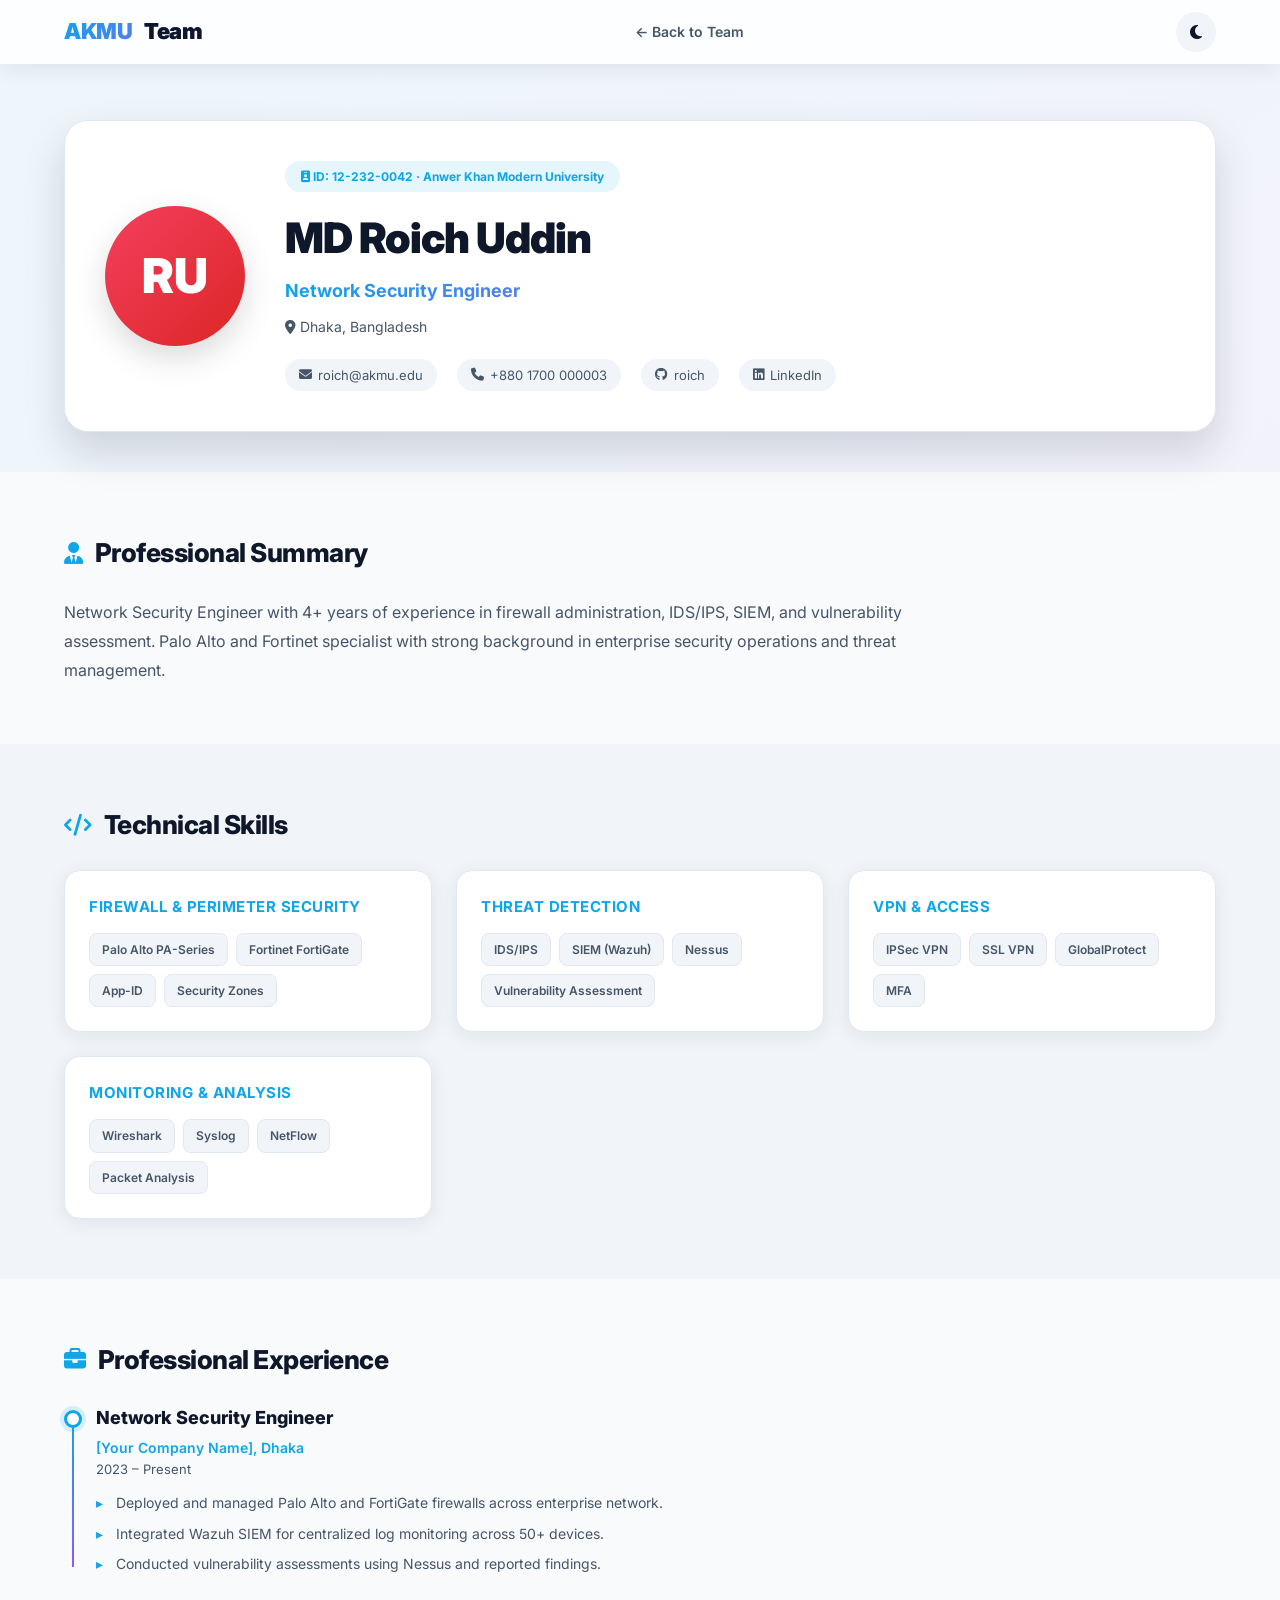
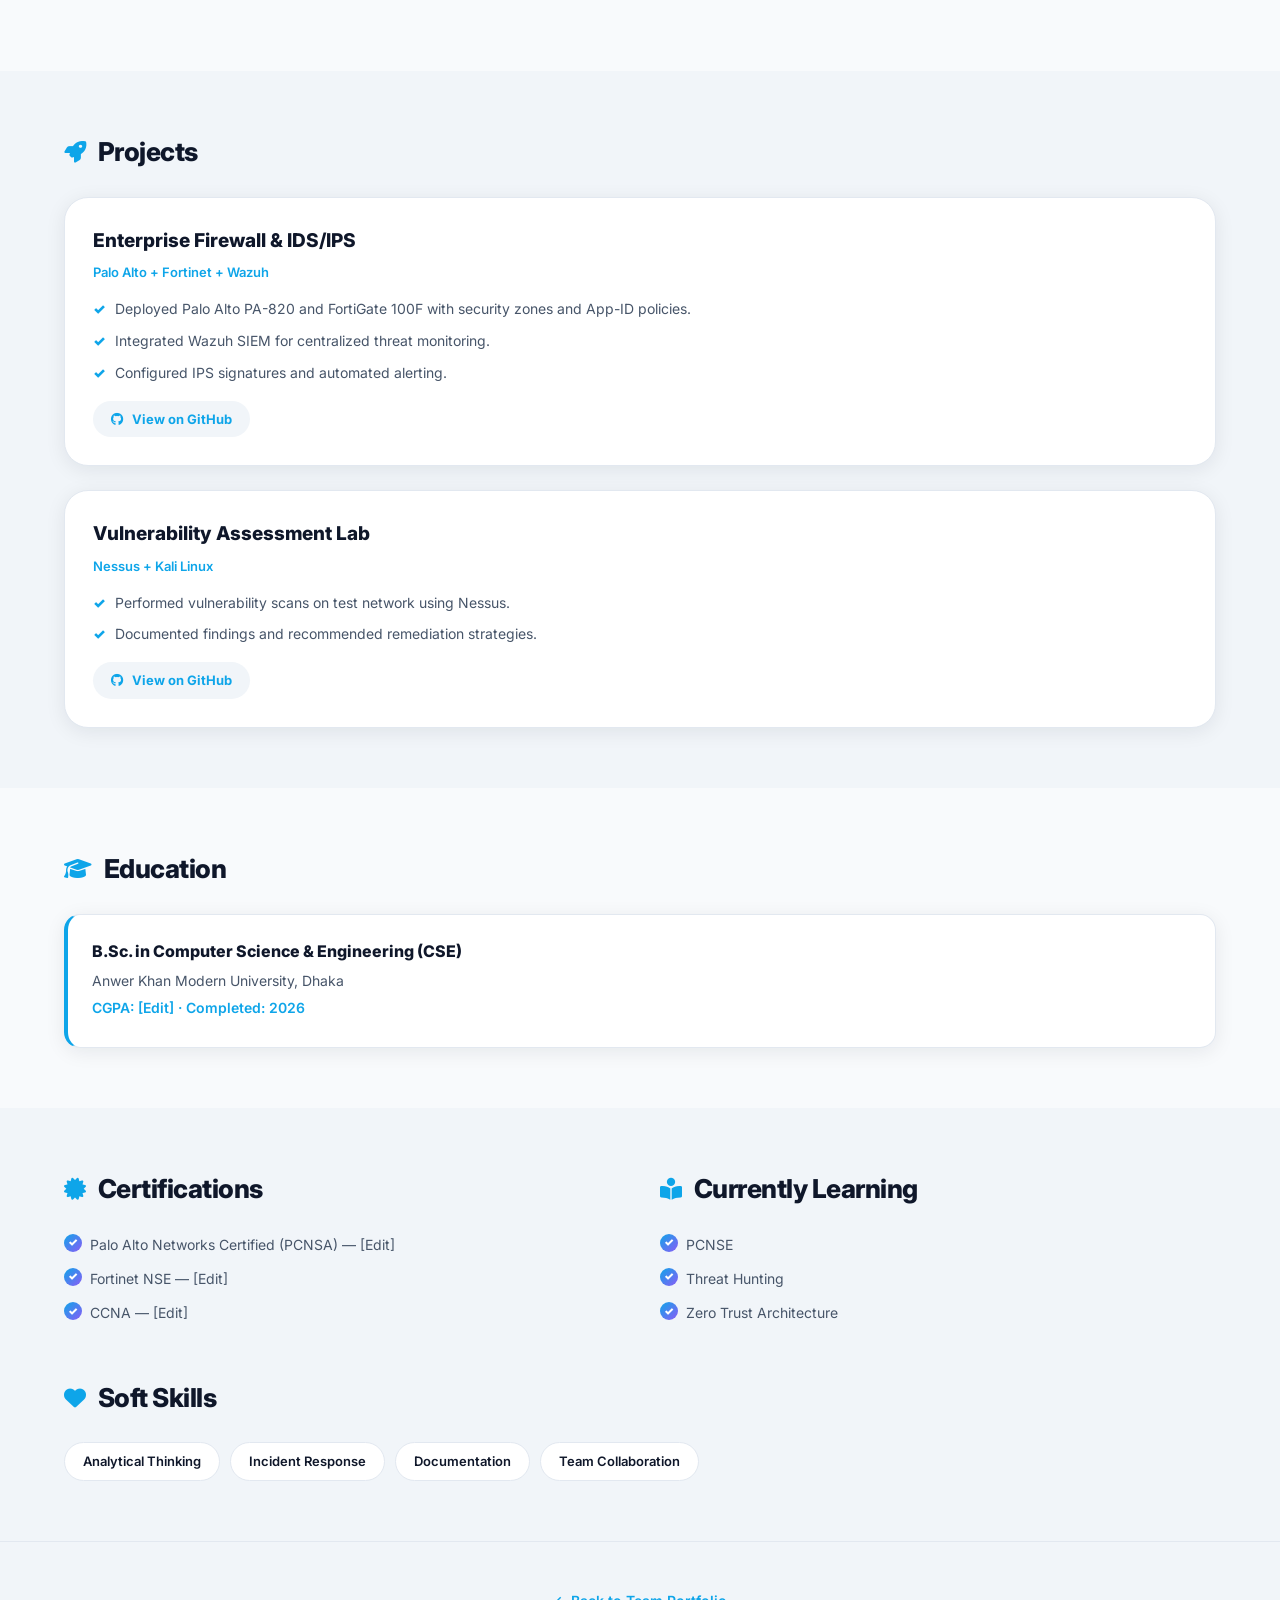
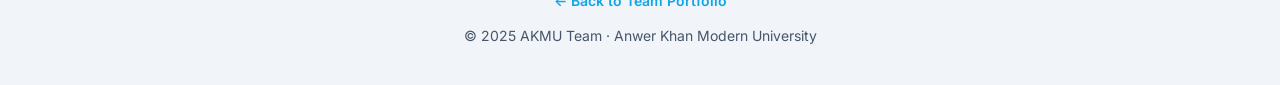
<file: members/roich.html>
<!DOCTYPE html>
<html lang="en">
<head>
  <meta charset="UTF-8" />
  <meta name="viewport" content="width=device-width, initial-scale=1.0" />
  <title>MD Roich Uddin | Network Security Engineer — AKMU Team</title>
  <meta name="description" content="Profile of MD Roich Uddin — Network Security Engineer. Palo Alto, Fortinet, SIEM specialist." />

  <link rel="preconnect" href="https://fonts.googleapis.com">
  <link href="https://fonts.googleapis.com/css2?family=Inter:wght@300;400;500;600;700;800;900&display=swap" rel="stylesheet">
  <link rel="stylesheet" href="https://cdnjs.cloudflare.com/ajax/libs/font-awesome/6.5.0/css/all.min.css">
  <link rel="stylesheet" href="../css/style.css">
  <link rel="stylesheet" href="../css/responsive.css">
  <link rel="stylesheet" href="../css/profile.css">
</head>
<body>

  <nav class="navbar scrolled">
    <div class="nav-container">
      <a href="../index.html" class="logo">AKMU<span>Team</span></a>
      <ul class="nav-links">
        <li><a href="../index.html#team">← Back to Team</a></li>
      </ul>
      <div class="nav-actions">
        <button class="theme-toggle" id="themeToggle" aria-label="Toggle dark mode">
          <i class="fas fa-moon"></i>
        </button>
      </div>
    </div>
  </nav>

  <section class="profile-hero">
    <div class="container">
      <div class="profile-header-card">
        <div class="profile-avatar red"><span>RU</span></div>
        <div class="profile-intro">
          <span class="profile-badge">
            <i class="fas fa-id-badge"></i> ID: 12-232-0042 · Anwer Khan Modern University
          </span>
          <h1>MD Roich Uddin</h1>
          <p class="profile-role gradient-text">Network Security Engineer</p>
          <p class="profile-location"><i class="fas fa-map-marker-alt"></i> Dhaka, Bangladesh</p>
          <div class="profile-contacts">
            <a href="mailto:roich@akmu.edu"><i class="fas fa-envelope"></i> roich@akmu.edu</a>
            <a href="tel:+8801700000003"><i class="fas fa-phone"></i> +880 1700 000003</a>
            <a href="https://github.com/roich" target="_blank" rel="noreferrer"><i class="fab fa-github"></i> roich</a>
            <a href="https://linkedin.com/in/roich" target="_blank" rel="noreferrer"><i class="fab fa-linkedin"></i> LinkedIn</a>
          </div>
        </div>
      </div>
    </div>
  </section>

  <section class="profile-section">
    <div class="container">
      <h2><i class="fas fa-user-tie"></i> Professional Summary</h2>
      <p class="profile-text">
        Network Security Engineer with 4+ years of experience in firewall administration, IDS/IPS,
        SIEM, and vulnerability assessment. Palo Alto and Fortinet specialist with strong background
        in enterprise security operations and threat management.
      </p>
    </div>
  </section>

  <section class="profile-section alt">
    <div class="container">
      <h2><i class="fas fa-code"></i> Technical Skills</h2>
      <div class="skill-groups">
        <div class="skill-group">
          <h3>Firewall & Perimeter Security</h3>
          <div class="skill-tags">
            <span>Palo Alto PA-Series</span><span>Fortinet FortiGate</span><span>App-ID</span><span>Security Zones</span>
          </div>
        </div>
        <div class="skill-group">
          <h3>Threat Detection</h3>
          <div class="skill-tags">
            <span>IDS/IPS</span><span>SIEM (Wazuh)</span><span>Nessus</span><span>Vulnerability Assessment</span>
          </div>
        </div>
        <div class="skill-group">
          <h3>VPN & Access</h3>
          <div class="skill-tags">
            <span>IPSec VPN</span><span>SSL VPN</span><span>GlobalProtect</span><span>MFA</span>
          </div>
        </div>
        <div class="skill-group">
          <h3>Monitoring & Analysis</h3>
          <div class="skill-tags">
            <span>Wireshark</span><span>Syslog</span><span>NetFlow</span><span>Packet Analysis</span>
          </div>
        </div>
      </div>
    </div>
  </section>

  <section class="profile-section">
    <div class="container">
      <h2><i class="fas fa-briefcase"></i> Professional Experience</h2>
      <div class="timeline">
        <div class="timeline-item">
          <div class="timeline-dot"></div>
          <div class="timeline-content">
            <h3>Network Security Engineer</h3>
            <p class="timeline-company">[Your Company Name], Dhaka</p>
            <p class="timeline-period">2023 – Present</p>
            <ul>
              <li>Deployed and managed Palo Alto and FortiGate firewalls across enterprise network.</li>
              <li>Integrated Wazuh SIEM for centralized log monitoring across 50+ devices.</li>
              <li>Conducted vulnerability assessments using Nessus and reported findings.</li>
            </ul>
          </div>
        </div>
      </div>
    </div>
  </section>

  <section class="profile-section alt">
    <div class="container">
      <h2><i class="fas fa-rocket"></i> Projects</h2>
      <div class="project-list">
        <article class="profile-project">
          <h3>Enterprise Firewall & IDS/IPS</h3>
          <p class="project-platform">Palo Alto + Fortinet + Wazuh</p>
          <ul>
            <li>Deployed Palo Alto PA-820 and FortiGate 100F with security zones and App-ID policies.</li>
            <li>Integrated Wazuh SIEM for centralized threat monitoring.</li>
            <li>Configured IPS signatures and automated alerting.</li>
          </ul>
          <a href="#" class="project-link"><i class="fab fa-github"></i> View on GitHub</a>
        </article>

        <article class="profile-project">
          <h3>Vulnerability Assessment Lab</h3>
          <p class="project-platform">Nessus + Kali Linux</p>
          <ul>
            <li>Performed vulnerability scans on test network using Nessus.</li>
            <li>Documented findings and recommended remediation strategies.</li>
          </ul>
          <a href="#" class="project-link"><i class="fab fa-github"></i> View on GitHub</a>
        </article>
      </div>
    </div>
  </section>

  <section class="profile-section">
    <div class="container">
      <h2><i class="fas fa-graduation-cap"></i> Education</h2>
      <div class="education-grid">
        <div class="education-card">
          <h3>B.Sc. in Computer Science & Engineering (CSE)</h3>
          <p>Anwer Khan Modern University, Dhaka</p>
          <p class="edu-meta">CGPA: [Edit] · Completed: 2026</p>
        </div>
      </div>
    </div>
  </section>

  <section class="profile-section alt">
    <div class="container">
      <div class="two-col">
        <div>
          <h2><i class="fas fa-certificate"></i> Certifications</h2>
          <ul class="check-list">
            <li>Palo Alto Networks Certified (PCNSA) — [Edit]</li>
            <li>Fortinet NSE — [Edit]</li>
            <li>CCNA — [Edit]</li>
          </ul>
        </div>
        <div>
          <h2><i class="fas fa-book-reader"></i> Currently Learning</h2>
          <ul class="check-list">
            <li>PCNSE</li>
            <li>Threat Hunting</li>
            <li>Zero Trust Architecture</li>
          </ul>
        </div>
      </div>

      <h2 style="margin-top: 40px;"><i class="fas fa-heart"></i> Soft Skills</h2>
      <div class="soft-skills">
        <span>Analytical Thinking</span>
        <span>Incident Response</span>
        <span>Documentation</span>
        <span>Team Collaboration</span>
      </div>
    </div>
  </section>

  <footer class="footer">
    <div class="container">
      <p><a href="../index.html#team" style="color: var(--primary); font-weight: 600;">← Back to Team Portfolio</a></p>
      <p style="margin-top: 12px;">© 2025 AKMU Team · Anwer Khan Modern University</p>
    </div>
  </footer>

  <script src="../js/darkmode.js"></script>
</body>
</html>
</file>
<file: css/style.css>
* { margin: 0; padding: 0; box-sizing: border-box; }

:root {
  --primary: #0ea5e9;
  --accent: #8b5cf6;
  --pink: #ec4899;
  --bg: #f8fafc;
  --bg-alt: #f1f5f9;
  --card: #ffffff;
  --text: #0f172a;
  --text-soft: #475569;
  --border: #e2e8f0;
  --shadow: 0 4px 20px rgba(15, 23, 42, 0.08);
  --shadow-lg: 0 20px 40px rgba(15, 23, 42, 0.15);
  --radius: 16px;
  --radius-lg: 24px;
  --transition: all 0.3s cubic-bezier(0.4, 0, 0.2, 1);
}

body.dark {
  --bg: #0f172a;
  --bg-alt: #1e293b;
  --card: #1e293b;
  --text: #f1f5f9;
  --text-soft: #94a3b8;
  --border: #334155;
  --shadow: 0 4px 20px rgba(0, 0, 0, 0.3);
  --shadow-lg: 0 20px 40px rgba(0, 0, 0, 0.5);
}

html { scroll-behavior: smooth; }

body {
  font-family: 'Inter', system-ui, -apple-system, sans-serif;
  background: var(--bg);
  color: var(--text);
  line-height: 1.6;
  overflow-x: hidden;
  transition: background 0.3s, color 0.3s;
}

img { max-width: 100%; display: block; }
a { text-decoration: none; color: inherit; }
ul { list-style: none; }

.container { max-width: 1200px; margin: 0 auto; padding: 0 24px; }
.container-narrow { max-width: 720px; margin: 0 auto; padding: 0 24px; }
.section { padding: 100px 0; }

.section-header { text-align: center; margin-bottom: 60px; }

.section-tag {
  display: inline-block;
  font-size: 13px;
  font-weight: 700;
  text-transform: uppercase;
  letter-spacing: 2px;
  color: var(--primary);
  margin-bottom: 12px;
}

.section-header h2 {
  font-size: clamp(28px, 4vw, 48px);
  font-weight: 800;
  margin-bottom: 16px;
  letter-spacing: -0.5px;
}

.section-header p {
  color: var(--text-soft);
  max-width: 620px;
  margin: 0 auto;
  font-size: 16px;
}

.gradient-text {
  background: linear-gradient(135deg, #0ea5e9 0%, #8b5cf6 50%, #ec4899 100%);
  -webkit-background-clip: text;
  background-clip: text;
  -webkit-text-fill-color: transparent;
}

/* NAVBAR */
.navbar {
  position: fixed;
  top: 0; left: 0; width: 100%;
  z-index: 1000;
  padding: 16px 0;
  transition: var(--transition);
}

.navbar.scrolled {
  background: rgba(255, 255, 255, 0.85);
  backdrop-filter: blur(20px);
  -webkit-backdrop-filter: blur(20px);
  box-shadow: var(--shadow);
  padding: 12px 0;
}

body.dark .navbar.scrolled { background: rgba(15, 23, 42, 0.85); }

.nav-container {
  max-width: 1200px;
  margin: 0 auto;
  padding: 0 24px;
  display: flex;
  align-items: center;
  justify-content: space-between;
}

.logo {
  font-size: 22px;
  font-weight: 900;
  letter-spacing: -0.5px;
  background: linear-gradient(135deg, #0ea5e9, #8b5cf6);
  -webkit-background-clip: text;
  background-clip: text;
  -webkit-text-fill-color: transparent;
}

.logo span { -webkit-text-fill-color: var(--text); color: var(--text); }

.nav-links { display: flex; gap: 36px; }

.nav-links a {
  font-size: 14px;
  font-weight: 600;
  color: var(--text-soft);
  position: relative;
  transition: var(--transition);
}

.nav-links a::after {
  content: '';
  position: absolute;
  bottom: -6px; left: 0;
  width: 0; height: 2px;
  background: linear-gradient(90deg, var(--primary), var(--accent));
  transition: width 0.3s;
}

.nav-links a:hover, .nav-links a.active { color: var(--primary); }
.nav-links a:hover::after, .nav-links a.active::after { width: 100%; }

.nav-actions { display: flex; align-items: center; gap: 12px; }

.theme-toggle, .hamburger {
  width: 40px; height: 40px;
  border-radius: 50%;
  border: none;
  background: var(--bg-alt);
  color: var(--text);
  cursor: pointer;
  font-size: 16px;
  transition: var(--transition);
  display: flex;
  align-items: center;
  justify-content: center;
}

.theme-toggle:hover {
  background: linear-gradient(135deg, var(--primary), var(--accent));
  color: #fff;
  transform: rotate(20deg);
}

.hamburger { display: none; }

/* HERO */
.hero {
  min-height: 100vh;
  display: flex;
  align-items: center;
  justify-content: center;
  position: relative;
  overflow: hidden;
  padding: 100px 24px 60px;
}

.blob {
  position: absolute;
  border-radius: 50%;
  filter: blur(80px);
  opacity: 0.4;
  animation: float 8s ease-in-out infinite;
}

.blob-1 { width: 400px; height: 400px; background: #38bdf8; top: -100px; left: -100px; }
.blob-2 { width: 350px; height: 350px; background: #a78bfa; bottom: -80px; right: -80px; animation-delay: 2s; }
.blob-3 { width: 250px; height: 250px; background: #f472b6; top: 40%; right: 20%; animation-delay: 4s; }

@keyframes float {
  0%, 100% { transform: translate(0, 0) scale(1); }
  50% { transform: translate(30px, -30px) scale(1.1); }
}

.hero-content { max-width: 900px; text-align: center; position: relative; z-index: 2; }

.hero-badge {
  display: inline-block;
  padding: 8px 20px;
  font-size: 13px;
  font-weight: 600;
  border-radius: 999px;
  background: rgba(14, 165, 233, 0.1);
  color: var(--primary);
  border: 1px solid rgba(14, 165, 233, 0.2);
  margin-bottom: 28px;
  animation: fadeUp 0.8s ease-out;
}

.hero h1 {
  font-size: clamp(36px, 6vw, 76px);
  font-weight: 900;
  line-height: 1.1;
  letter-spacing: -2px;
  margin-bottom: 28px;
  animation: fadeUp 0.8s ease-out 0.1s both;
}

.hero-desc {
  font-size: clamp(15px, 1.5vw, 18px);
  color: var(--text-soft);
  max-width: 640px;
  margin: 0 auto 40px;
  animation: fadeUp 0.8s ease-out 0.2s both;
}

.hero-buttons {
  display: flex;
  gap: 16px;
  justify-content: center;
  flex-wrap: wrap;
  animation: fadeUp 0.8s ease-out 0.3s both;
}

@keyframes fadeUp {
  from { opacity: 0; transform: translateY(30px); }
  to { opacity: 1; transform: translateY(0); }
}

.btn {
  display: inline-flex;
  align-items: center;
  gap: 10px;
  padding: 14px 28px;
  border-radius: 999px;
  font-size: 15px;
  font-weight: 700;
  cursor: pointer;
  border: none;
  transition: var(--transition);
  white-space: nowrap;
}

.btn-primary {
  background: linear-gradient(135deg, var(--primary), var(--accent));
  color: #fff;
  box-shadow: 0 8px 24px rgba(14, 165, 233, 0.35);
}

.btn-primary:hover { transform: translateY(-3px); box-shadow: 0 12px 32px rgba(14, 165, 233, 0.5); }

.btn-outline {
  background: transparent;
  color: var(--text);
  border: 2px solid var(--border);
}

.btn-outline:hover { border-color: var(--primary); color: var(--primary); transform: translateY(-3px); }

.scroll-down {
  position: absolute;
  bottom: 30px;
  left: 50%;
  transform: translateX(-50%);
  width: 44px; height: 44px;
  border-radius: 50%;
  background: var(--card);
  box-shadow: var(--shadow);
  display: flex;
  align-items: center;
  justify-content: center;
  color: var(--primary);
  animation: bounce 2s infinite;
  z-index: 2;
}

@keyframes bounce {
  0%, 100% { transform: translateX(-50%) translateY(0); }
  50% { transform: translateX(-50%) translateY(-10px); }
}

/* ABOUT */
.about { background: var(--bg-alt); }

.stats-grid { display: grid; grid-template-columns: repeat(4, 1fr); gap: 24px; }

.stat-card {
  background: var(--card);
  padding: 32px 20px;
  border-radius: var(--radius);
  text-align: center;
  box-shadow: var(--shadow);
  transition: var(--transition);
  border: 1px solid var(--border);
}

.stat-card:hover { transform: translateY(-6px); box-shadow: var(--shadow-lg); }
.stat-card h3 { font-size: 42px; font-weight: 900; letter-spacing: -1.5px; margin-bottom: 8px; }
.stat-card p { color: var(--text-soft); font-size: 14px; font-weight: 500; }

/* TEAM */
.team-grid {
  display: grid;
  grid-template-columns: repeat(auto-fit, minmax(260px, 1fr));
  gap: 30px;
}

.member-card {
  background: var(--card);
  border-radius: var(--radius-lg);
  overflow: hidden;
  box-shadow: var(--shadow);
  transition: var(--transition);
  border: 1px solid var(--border);
}

.member-card:hover { transform: translateY(-10px); box-shadow: var(--shadow-lg); }

.member-header { height: 110px; position: relative; }

.member-header.blue   { background: linear-gradient(135deg, #0ea5e9, #2563eb); }
.member-header.green  { background: linear-gradient(135deg, #10b981, #0d9488); }
.member-header.red    { background: linear-gradient(135deg, #f43f5e, #dc2626); }
.member-header.orange { background: linear-gradient(135deg, #f59e0b, #ea580c); }

.member-avatar {
  position: absolute;
  bottom: -40px;
  left: 50%;
  transform: translateX(-50%);
  width: 90px; height: 90px;
  border-radius: 50%;
  background: var(--card);
  display: flex;
  align-items: center;
  justify-content: center;
  font-size: 28px;
  font-weight: 900;
  box-shadow: 0 8px 24px rgba(0, 0, 0, 0.15);
  border: 4px solid var(--card);
}

.member-header.blue   .member-avatar { color: #2563eb; }
.member-header.green  .member-avatar { color: #0d9488; }
.member-header.red    .member-avatar { color: #dc2626; }
.member-header.orange .member-avatar { color: #ea580c; }

.member-body { padding: 56px 24px 28px; text-align: center; }

.member-name { font-size: 18px; font-weight: 800; margin-bottom: 4px; color: var(--text); }
.member-role { font-size: 14px; font-weight: 600; color: var(--primary); margin-bottom: 4px; }
.member-id { font-size: 12px; color: var(--text-soft); margin-bottom: 16px; }
.member-id i { color: var(--primary); }

.member-bio {
  font-size: 13px;
  color: var(--text-soft);
  line-height: 1.6;
  margin-bottom: 18px;
  min-height: 84px;
}

.member-skills {
  display: flex;
  flex-wrap: wrap;
  justify-content: center;
  gap: 6px;
  margin-bottom: 20px;
}

.skill-tag {
  font-size: 11px;
  font-weight: 600;
  padding: 4px 10px;
  border-radius: 999px;
  background: var(--bg-alt);
  color: var(--text-soft);
  border: 1px solid var(--border);
}

.member-socials { display: flex; justify-content: center; gap: 10px; margin-bottom: 18px; }

.social-btn {
  width: 38px; height: 38px;
  border-radius: 50%;
  background: var(--bg-alt);
  display: flex;
  align-items: center;
  justify-content: center;
  color: var(--text-soft);
  transition: var(--transition);
  font-size: 15px;
}

.social-btn:hover {
  background: linear-gradient(135deg, var(--primary), var(--accent));
  color: #fff;
  transform: translateY(-3px) scale(1.1);
}

.view-profile {
  display: inline-flex;
  align-items: center;
  gap: 8px;
  font-size: 13px;
  font-weight: 700;
  color: var(--primary);
  padding: 10px 20px;
  border-radius: 999px;
  background: rgba(14, 165, 233, 0.08);
  transition: var(--transition);
}

.view-profile:hover { gap: 12px; background: var(--primary); color: #fff; }

/* SKILLS */
.skills { background: var(--bg-alt); }

.skills-cloud {
  display: flex;
  flex-wrap: wrap;
  justify-content: center;
  gap: 12px;
}

.skill-pill {
  padding: 12px 24px;
  background: var(--card);
  border: 1px solid var(--border);
  border-radius: 999px;
  font-size: 14px;
  font-weight: 600;
  color: var(--text);
  transition: var(--transition);
  cursor: default;
}

.skill-pill:hover {
  border-color: var(--primary);
  color: var(--primary);
  transform: translateY(-3px);
  box-shadow: 0 8px 20px rgba(14, 165, 233, 0.15);
}

/* PROJECTS */
.projects-grid {
  display: grid;
  grid-template-columns: repeat(auto-fit, minmax(320px, 1fr));
  gap: 24px;
}

.project-card {
  background: var(--card);
  padding: 28px;
  border-radius: var(--radius-lg);
  border: 1px solid var(--border);
  box-shadow: var(--shadow);
  transition: var(--transition);
  display: flex;
  flex-direction: column;
}

.project-card:hover {
  transform: translateY(-8px);
  box-shadow: var(--shadow-lg);
  border-color: var(--primary);
}

.project-card h3 { font-size: 19px; font-weight: 800; margin-bottom: 8px; color: var(--text); }
.project-author { font-size: 13px; color: var(--primary); font-weight: 600; margin-bottom: 12px; }
.project-card p { font-size: 14px; color: var(--text-soft); line-height: 1.6; margin-bottom: 18px; flex-grow: 1; }

.project-tags { display: flex; flex-wrap: wrap; gap: 8px; margin-bottom: 18px; }

.project-tag {
  font-size: 12px;
  font-weight: 600;
  padding: 4px 12px;
  border-radius: 999px;
  background: rgba(14, 165, 233, 0.1);
  color: var(--primary);
}

.project-links { display: flex; gap: 16px; font-size: 13px; font-weight: 600; }

.project-links a {
  color: var(--primary);
  display: inline-flex;
  align-items: center;
  gap: 6px;
  transition: var(--transition);
}

.project-links a:hover { gap: 10px; }

/* CONTACT */
.contact-info {
  display: flex;
  justify-content: center;
  gap: 20px;
  margin-bottom: 40px;
  flex-wrap: wrap;
}

.info-item {
  display: flex;
  align-items: center;
  gap: 10px;
  padding: 14px 22px;
  background: var(--card);
  border-radius: var(--radius);
  border: 1px solid var(--border);
  font-size: 14px;
  font-weight: 600;
  box-shadow: var(--shadow);
}

.info-item i { color: var(--primary); }

.contact-form { display: flex; flex-direction: column; gap: 16px; }
.form-row { display: grid; grid-template-columns: 1fr 1fr; gap: 16px; }

.contact-form input,
.contact-form textarea {
  width: 100%;
  padding: 15px 20px;
  border-radius: var(--radius);
  border: 1px solid var(--border);
  background: var(--card);
  color: var(--text);
  font-family: inherit;
  font-size: 15px;
  transition: var(--transition);
  resize: vertical;
}

.contact-form input:focus,
.contact-form textarea:focus {
  outline: none;
  border-color: var(--primary);
  box-shadow: 0 0 0 4px rgba(14, 165, 233, 0.12);
}

.contact-form button { align-self: center; }

/* FOOTER */
.footer {
  padding: 48px 0 32px;
  text-align: center;
  border-top: 1px solid var(--border);
  background: var(--bg-alt);
}

.footer h3 { font-size: 22px; font-weight: 900; margin-bottom: 12px; }
.footer p { font-size: 14px; color: var(--text-soft); margin-bottom: 6px; }
.footer-sub { font-size: 12px; opacity: 0.7; }
/* Member Avatar Image */
.member-avatar img {
  width: 100%;
  height: 100%;
  border-radius: 50%;
  object-fit: cover;
}

/* ═══════════════════════════════════════════
   ENHANCED HERO SECTION
   ═══════════════════════════════════════════ */

/* Bigger, bolder badge */
.hero-badge {
  background: linear-gradient(135deg, rgba(14, 165, 233, 0.12), rgba(139, 92, 246, 0.12));
  border: 1px solid rgba(14, 165, 233, 0.3);
  padding: 12px 28px;
  font-size: 15px;
  font-weight: 700;
  letter-spacing: 0.5px;
  box-shadow: 0 6px 24px rgba(14, 165, 233, 0.18);
  display: inline-flex;
  align-items: center;
  gap: 10px;
}

.hero-badge i {
  font-size: 17px;
}

.hero-desc strong {
  color: var(--text);
  font-weight: 700;
}

/* Tech stack chips */
.hero-tech-stack {
  display: flex;
  flex-wrap: wrap;
  justify-content: center;
  gap: 12px;
  margin-top: 48px;
  animation: fadeUp 0.8s ease-out 0.4s both;
}

.hero-tech-stack span {
  display: inline-flex;
  align-items: center;
  gap: 8px;
  padding: 10px 20px;
  background: var(--card);
  border: 1px solid var(--border);
  border-radius: 999px;
  font-size: 13px;
  font-weight: 600;
  color: var(--text-soft);
  transition: var(--transition);
  box-shadow: 0 2px 8px rgba(15, 23, 42, 0.04);
}

.hero-tech-stack span i {
  color: var(--primary);
  font-size: 15px;
}

.hero-tech-stack span:hover {
  transform: translateY(-3px);
  border-color: var(--primary);
  color: var(--text);
  box-shadow: 0 8px 20px rgba(14, 165, 233, 0.15);
}


/* ═══════════════════════════════════════════
   ENHANCED LOGO
   ═══════════════════════════════════════════ */

.logo {
  display: inline-flex;
  align-items: center;
  gap: 12px;
  text-decoration: none;
  transition: var(--transition);
}

.logo:hover {
  transform: translateY(-2px);
}

.logo-icon {
  width: 42px;
  height: 42px;
  border-radius: 12px;
  background: linear-gradient(135deg, #0ea5e9, #8b5cf6);
  display: flex;
  align-items: center;
  justify-content: center;
  color: #fff;
  font-size: 20px;
  box-shadow: 0 6px 20px rgba(14, 165, 233, 0.35);
  transition: var(--transition);
  flex-shrink: 0;
}

.logo:hover .logo-icon {
  transform: rotate(-8deg) scale(1.05);
  box-shadow: 0 8px 24px rgba(14, 165, 233, 0.5);
}

.logo-text {
  font-size: 22px;
  font-weight: 900;
  letter-spacing: -0.5px;
  background: linear-gradient(135deg, #0ea5e9, #8b5cf6);
  -webkit-background-clip: text;
  background-clip: text;
  -webkit-text-fill-color: transparent;
  line-height: 1;
}

.logo-text span {
  -webkit-text-fill-color: var(--text);
  color: var(--text);
  font-weight: 800;
}
</file>
<file: css/responsive.css>
@media (max-width: 900px) {
  .stats-grid { grid-template-columns: repeat(2, 1fr); }

  .nav-links {
    position: fixed;
    top: 72px;
    left: 0;
    width: 100%;
    flex-direction: column;
    gap: 0;
    background: var(--card);
    padding: 20px 0;
    box-shadow: var(--shadow);
    transform: translateY(-150%);
    transition: transform 0.4s ease;
    z-index: 999;
  }

  .nav-links.open { transform: translateY(0); }
  .nav-links li { width: 100%; text-align: center; }
  .nav-links a { display: block; padding: 14px 24px; }
  .nav-links a::after { display: none; }
  .hamburger { display: flex; }
}

@media (max-width: 600px) {
  .section { padding: 70px 0; }
  .stats-grid { grid-template-columns: repeat(2, 1fr); gap: 14px; }
  .stat-card { padding: 24px 12px; }
  .stat-card h3 { font-size: 32px; }
  .form-row { grid-template-columns: 1fr; }
  .hero-buttons { flex-direction: column; align-items: stretch; }
  .btn { justify-content: center; }
  .contact-info { flex-direction: column; align-items: center; }
}
</file>
<file: css/profile.css>
.profile-hero {
  padding: 120px 0 40px;
  background: linear-gradient(135deg, rgba(14, 165, 233, 0.05), rgba(139, 92, 246, 0.05));
}

.profile-header-card {
  background: var(--card);
  border-radius: var(--radius-lg);
  padding: 40px;
  box-shadow: var(--shadow-lg);
  border: 1px solid var(--border);
  display: flex;
  align-items: center;
  gap: 40px;
  flex-wrap: wrap;
}

.profile-avatar {
  width: 140px;
  height: 140px;
  border-radius: 50%;
  display: flex;
  align-items: center;
  justify-content: center;
  font-size: 48px;
  font-weight: 900;
  color: #fff;
  flex-shrink: 0;
  box-shadow: 0 12px 32px rgba(0, 0, 0, 0.15);
}

.profile-avatar.blue   { background: linear-gradient(135deg, #0ea5e9, #2563eb); }
.profile-avatar.green  { background: linear-gradient(135deg, #10b981, #0d9488); }
.profile-avatar.red    { background: linear-gradient(135deg, #f43f5e, #dc2626); }
.profile-avatar.orange { background: linear-gradient(135deg, #f59e0b, #ea580c); }

.profile-intro { flex: 1; min-width: 280px; }

.profile-badge {
  display: inline-block;
  padding: 6px 16px;
  font-size: 12px;
  font-weight: 700;
  border-radius: 999px;
  background: rgba(14, 165, 233, 0.1);
  color: var(--primary);
  margin-bottom: 12px;
}

.profile-intro h1 {
  font-size: clamp(28px, 4vw, 42px);
  font-weight: 900;
  letter-spacing: -1px;
  margin-bottom: 6px;
}

.profile-role { font-size: 18px; font-weight: 700; margin-bottom: 10px; }

.profile-location { font-size: 14px; color: var(--text-soft); margin-bottom: 20px; }

.profile-contacts { display: flex; flex-wrap: wrap; gap: 12px 20px; font-size: 13px; }

.profile-contacts a {
  display: inline-flex;
  align-items: center;
  gap: 6px;
  color: var(--text-soft);
  padding: 6px 14px;
  border-radius: 999px;
  background: var(--bg-alt);
  transition: var(--transition);
}

.profile-contacts a:hover {
  background: linear-gradient(135deg, var(--primary), var(--accent));
  color: #fff;
  transform: translateY(-2px);
}

.profile-section { padding: 60px 0; }
.profile-section.alt { background: var(--bg-alt); }

.profile-section h2 {
  font-size: 26px;
  font-weight: 800;
  margin-bottom: 24px;
  display: flex;
  align-items: center;
  gap: 12px;
  letter-spacing: -0.5px;
}

.profile-section h2 i { color: var(--primary); font-size: 22px; }

.profile-text { font-size: 16px; color: var(--text-soft); line-height: 1.8; max-width: 900px; }

.skill-groups {
  display: grid;
  grid-template-columns: repeat(auto-fit, minmax(280px, 1fr));
  gap: 24px;
}

.skill-group {
  background: var(--card);
  padding: 24px;
  border-radius: var(--radius);
  border: 1px solid var(--border);
  box-shadow: var(--shadow);
}

.skill-group h3 {
  font-size: 15px;
  font-weight: 700;
  color: var(--primary);
  margin-bottom: 14px;
  text-transform: uppercase;
  letter-spacing: 0.5px;
}

.skill-tags { display: flex; flex-wrap: wrap; gap: 8px; }

.skill-tags span {
  font-size: 12px;
  font-weight: 600;
  padding: 6px 12px;
  border-radius: 8px;
  background: var(--bg-alt);
  color: var(--text-soft);
  border: 1px solid var(--border);
}

.timeline { position: relative; padding-left: 32px; }

.timeline::before {
  content: '';
  position: absolute;
  left: 8px; top: 8px; bottom: 8px;
  width: 2px;
  background: linear-gradient(180deg, var(--primary), var(--accent));
}

.timeline-item { position: relative; margin-bottom: 36px; }

.timeline-dot {
  position: absolute;
  left: -32px;
  top: 6px;
  width: 18px; height: 18px;
  border-radius: 50%;
  background: var(--card);
  border: 3px solid var(--primary);
  box-shadow: 0 0 0 4px rgba(14, 165, 233, 0.15);
}

.timeline-content h3 { font-size: 18px; font-weight: 800; margin-bottom: 4px; }
.timeline-company { font-size: 14px; font-weight: 600; color: var(--primary); }
.timeline-period { font-size: 13px; color: var(--text-soft); margin-bottom: 12px; }

.timeline-content ul { list-style: none; padding-left: 0; }

.timeline-content ul li {
  position: relative;
  padding-left: 20px;
  margin-bottom: 8px;
  font-size: 14px;
  color: var(--text-soft);
  line-height: 1.6;
}

.timeline-content ul li::before {
  content: '▸';
  position: absolute;
  left: 0;
  color: var(--primary);
  font-weight: 900;
}

.project-list { display: flex; flex-direction: column; gap: 24px; }

.profile-project {
  background: var(--card);
  padding: 28px;
  border-radius: var(--radius-lg);
  border: 1px solid var(--border);
  box-shadow: var(--shadow);
  transition: var(--transition);
}

.profile-project:hover {
  transform: translateY(-4px);
  box-shadow: var(--shadow-lg);
  border-color: var(--primary);
}

.profile-project h3 { font-size: 19px; font-weight: 800; margin-bottom: 6px; }
.project-platform { font-size: 13px; font-weight: 600; color: var(--primary); margin-bottom: 14px; }

.profile-project ul { list-style: none; padding-left: 0; margin-bottom: 16px; }

.profile-project ul li {
  position: relative;
  padding-left: 22px;
  margin-bottom: 8px;
  font-size: 14px;
  color: var(--text-soft);
  line-height: 1.7;
}

.profile-project ul li::before {
  content: '✓';
  position: absolute;
  left: 0;
  color: var(--primary);
  font-weight: 900;
}

.project-link {
  display: inline-flex;
  align-items: center;
  gap: 8px;
  padding: 8px 18px;
  border-radius: 999px;
  background: var(--bg-alt);
  color: var(--primary);
  font-size: 13px;
  font-weight: 700;
  transition: var(--transition);
}

.project-link:hover {
  background: linear-gradient(135deg, var(--primary), var(--accent));
  color: #fff;
  transform: translateY(-2px);
}

.education-grid {
  display: grid;
  grid-template-columns: repeat(auto-fit, minmax(280px, 1fr));
  gap: 20px;
}

.education-card {
  background: var(--card);
  padding: 24px;
  border-radius: var(--radius);
  border: 1px solid var(--border);
  box-shadow: var(--shadow);
  border-left: 4px solid var(--primary);
}

.education-card h3 { font-size: 16px; font-weight: 800; margin-bottom: 6px; }
.education-card p { font-size: 14px; color: var(--text-soft); margin-bottom: 4px; }
.edu-meta { font-size: 13px; font-weight: 600; color: var(--primary) !important; }

.two-col { display: grid; grid-template-columns: 1fr 1fr; gap: 40px; }

.check-list { list-style: none; padding: 0; }

.check-list li {
  position: relative;
  padding-left: 26px;
  margin-bottom: 12px;
  font-size: 14px;
  color: var(--text-soft);
  line-height: 1.6;
}

.check-list li::before {
  content: '✓';
  position: absolute;
  left: 0; top: 0;
  width: 18px; height: 18px;
  border-radius: 50%;
  background: linear-gradient(135deg, var(--primary), var(--accent));
  color: #fff;
  font-size: 11px;
  font-weight: 900;
  display: flex;
  align-items: center;
  justify-content: center;
}

.soft-skills { display: flex; flex-wrap: wrap; gap: 10px; }

.soft-skills span {
  padding: 8px 18px;
  border-radius: 999px;
  background: var(--card);
  border: 1px solid var(--border);
  font-size: 13px;
  font-weight: 600;
  color: var(--text);
}

@media (max-width: 700px) {
  .profile-header-card { flex-direction: column; text-align: center; padding: 30px 20px; }
  .profile-contacts { justify-content: center; }
  .profile-section h2 { font-size: 20px; }
  .two-col { grid-template-columns: 1fr; gap: 24px; }
}
</file>
